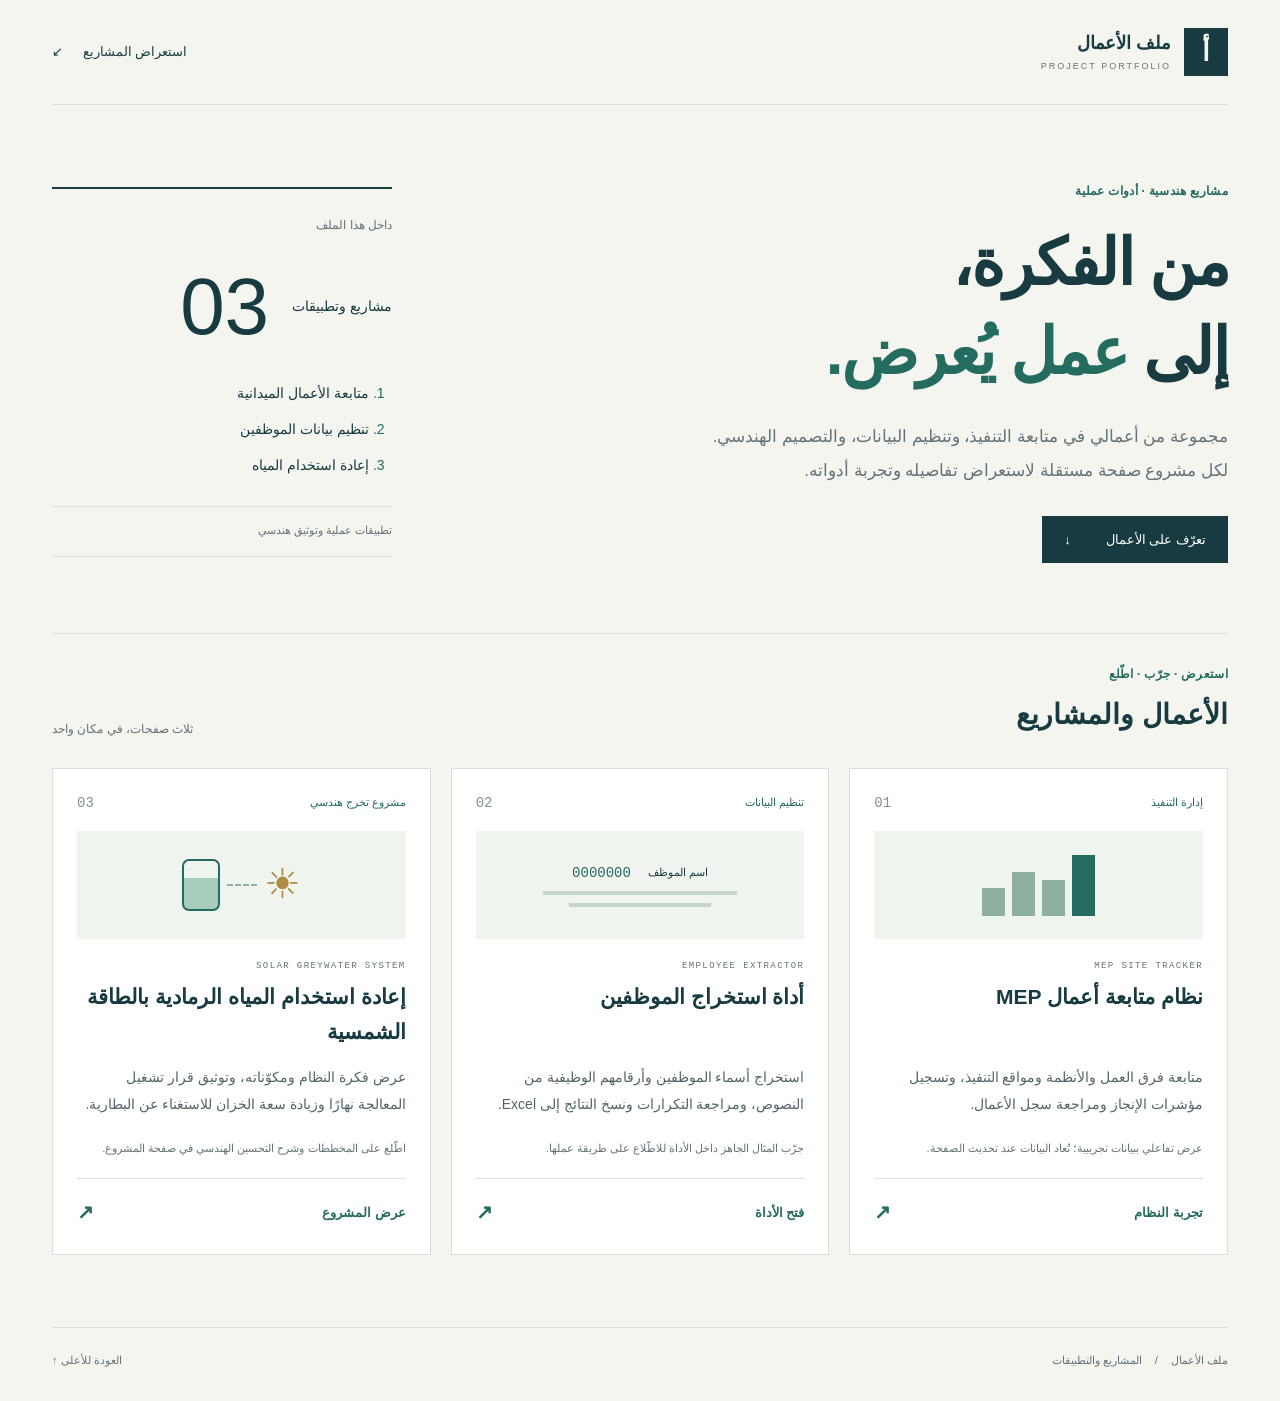
<file: index.html>
<!doctype html>
<html lang="ar" dir="rtl">
<head>
  <meta charset="utf-8">
  <meta name="viewport" content="width=device-width, initial-scale=1">
  <meta name="description" content="ملف أعمال يجمع أدوات متابعة الأعمال الميدانية واستخراج بيانات الموظفين، وتوثيق مشروع إعادة استخدام المياه الرمادية بالطاقة الشمسية.">
  <meta name="theme-color" content="#173c43">
  <title>ملف الأعمال | المشاريع والتطبيقات</title>
  <link rel="stylesheet" href="assets/portfolio.css">
</head>
<body>
  <a class="skip" href="#projects">الانتقال إلى المشاريع</a>
  <div class="page">
    <header class="topbar">
      <a class="identity" href="./" aria-label="ملف الأعمال، الصفحة الرئيسية"><span class="mark" aria-hidden="true">أ</span><span>ملف الأعمال<span class="identity-sub" lang="en" dir="ltr">PROJECT PORTFOLIO</span></span></a>
      <a class="nav-link" href="#projects">استعراض المشاريع <span aria-hidden="true">↙</span></a>
    </header>
    <main>
      <section class="intro" aria-labelledby="intro-title">
        <div class="intro-copy">
          <p class="eyebrow">مشاريع هندسية · أدوات عملية</p>
          <h1 id="intro-title">من الفكرة،<br>إلى <em>عمل يُعرض.</em></h1>
          <p class="lead">مجموعة من أعمالي في متابعة التنفيذ، وتنظيم البيانات، والتصميم الهندسي. لكل مشروع صفحة مستقلة لاستعراض تفاصيله وتجربة أدواته.</p>
          <a class="primary-link" href="#projects">تعرّف على الأعمال <span aria-hidden="true">↓</span></a>
        </div>
        <aside class="index-note" aria-label="محتويات ملف الأعمال">
          <span class="note-label">داخل هذا الملف</span>
          <strong class="project-count">03<span>مشاريع وتطبيقات</span></strong>
          <ol><li>متابعة الأعمال الميدانية</li><li>تنظيم بيانات الموظفين</li><li>إعادة استخدام المياه</li></ol>
          <span class="note-footer">تطبيقات عملية وتوثيق هندسي</span>
        </aside>
      </section>
      <section class="projects" id="projects" aria-labelledby="projects-title">
        <div class="section-heading"><div><p class="eyebrow">استعرض · جرّب · اطّلع</p><h2 id="projects-title">الأعمال والمشاريع</h2></div><span class="section-caption">ثلاث صفحات، في مكان واحد</span></div>
        <div class="project-grid">
          <article class="project">
            <div class="project-top"><span class="category">إدارة التنفيذ</span><span class="number" aria-hidden="true">01</span></div>
            <div class="project-symbol tracker-symbol" aria-hidden="true"><span></span><span></span><span></span><span></span></div>
            <p class="english" lang="en" dir="ltr">MEP SITE TRACKER</p>
            <h3><a href="projects/mep-tracker/index.html">نظام متابعة أعمال MEP</a></h3>
            <p class="description">متابعة فرق العمل والأنظمة ومواقع التنفيذ، وتسجيل مؤشرات الإنجاز ومراجعة سجل الأعمال.</p>
            <p class="detail">عرض تفاعلي ببيانات تجريبية؛ تُعاد البيانات عند تحديث الصفحة.</p>
            <a class="project-link" href="projects/mep-tracker/index.html">تجربة النظام <span aria-hidden="true">↗</span></a>
          </article>
          <article class="project">
            <div class="project-top"><span class="category">تنظيم البيانات</span><span class="number" aria-hidden="true">02</span></div>
            <div class="project-symbol data-symbol" aria-hidden="true"><span>اسم الموظف</span><b>0000000</b><i></i><i></i></div>
            <p class="english" lang="en" dir="ltr">EMPLOYEE EXTRACTOR</p>
            <h3><a href="projects/employee-extractor/index.html">أداة استخراج الموظفين</a></h3>
            <p class="description">استخراج أسماء الموظفين وأرقامهم الوظيفية من النصوص، ومراجعة التكرارات ونسخ النتائج إلى Excel.</p>
            <p class="detail">جرّب المثال الجاهز داخل الأداة للاطّلاع على طريقة عملها.</p>
            <a class="project-link" href="projects/employee-extractor/index.html">فتح الأداة <span aria-hidden="true">↗</span></a>
          </article>
          <article class="project water-project">
            <div class="project-top"><span class="category">مشروع تخرج هندسي</span><span class="number" aria-hidden="true">03</span></div>
            <div class="project-symbol water-symbol" aria-hidden="true"><span>☀</span><i></i><b></b></div>
            <p class="english" lang="en" dir="ltr">SOLAR GREYWATER SYSTEM</p>
            <h3><a href="projects/greywater/greywater-code.html">إعادة استخدام المياه الرمادية بالطاقة الشمسية</a></h3>
            <p class="description">عرض فكرة النظام ومكوّناته، وتوثيق قرار تشغيل المعالجة نهارًا وزيادة سعة الخزان للاستغناء عن البطارية.</p>
            <p class="detail">اطّلع على المخططات وشرح التحسين الهندسي في صفحة المشروع.</p>
            <a class="project-link" href="projects/greywater/greywater-code.html">عرض المشروع <span aria-hidden="true">↗</span></a>
          </article>
        </div>
      </section>
    </main>
    <footer><p>ملف الأعمال <span aria-hidden="true">/</span> المشاريع والتطبيقات</p><a href="#intro-title">العودة للأعلى ↑</a></footer>
  </div>
</body>
</html>
</file>
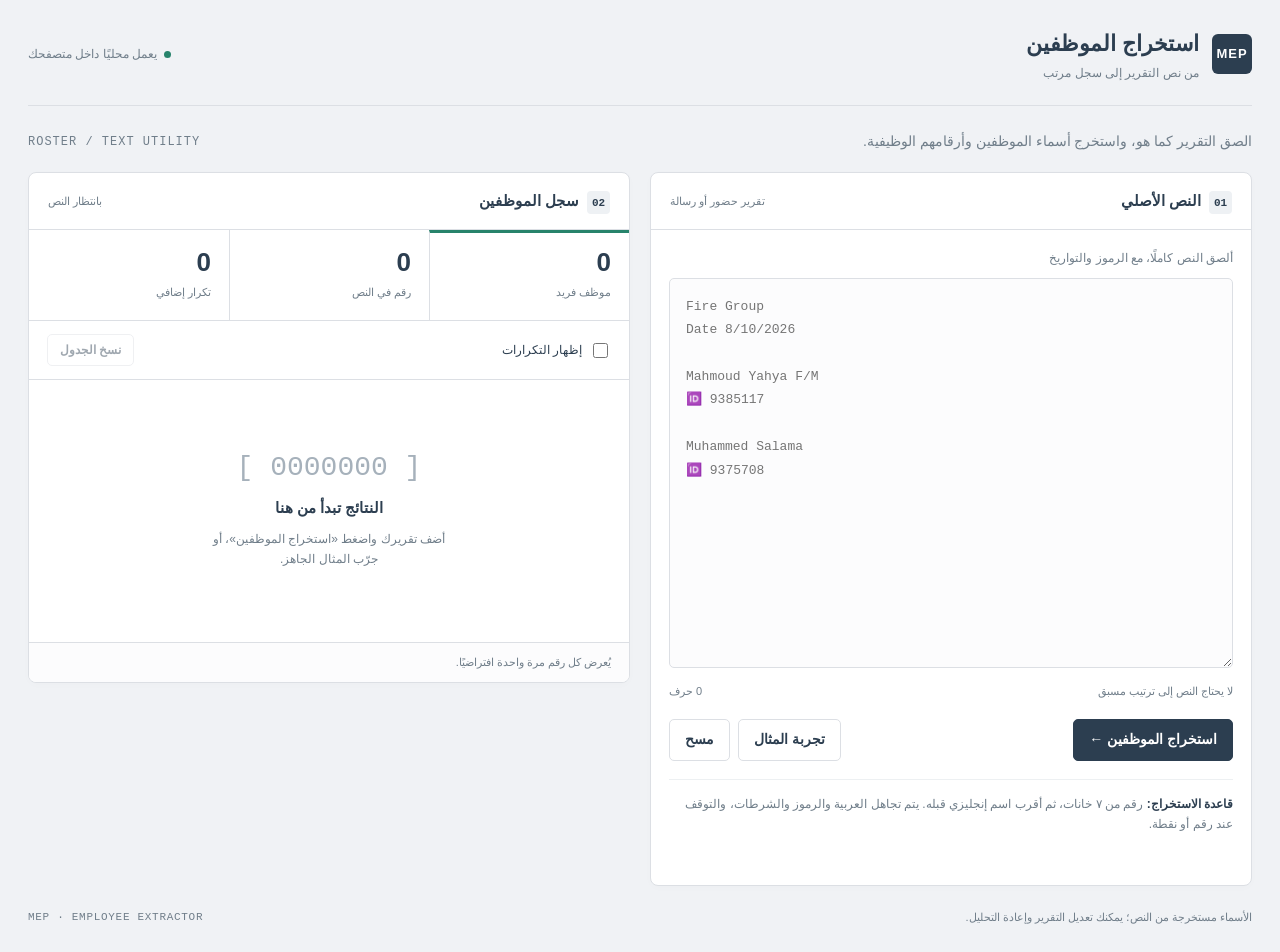
<file: projects/employee-extractor/index.html>
<!doctype html>
<html lang="ar" dir="rtl">
<head>
<meta charset="utf-8">
<meta name="viewport" content="width=device-width, initial-scale=1">
<title>استخراج الموظفين | MEP</title>
<style>
:root{--bg:#f0f2f5;--paper:#fff;--ink:#2c3e50;--muted:#707e8a;--line:#dcdfe4;--green:#27836b;--orange:#e67e22}
*{box-sizing:border-box}body{margin:0;background:var(--bg);color:var(--ink);font:14px/1.7 "Segoe UI",Tahoma,Arial,sans-serif}button,textarea,input{font:inherit}button{cursor:pointer;border:1px solid var(--line);background:white;color:var(--ink);border-radius:5px;padding:8px 15px;font-weight:600}button:hover{background:#f3f5f7}button:disabled{opacity:.45;cursor:default}button.primary{background:var(--ink);border-color:var(--ink);color:white}button.primary:hover{background:#1a252f}button:focus-visible,input:focus-visible{outline:3px solid #e67e2280;outline-offset:3px}
.shell{max-width:1400px;margin:auto;padding:25px 28px}.header{display:flex;justify-content:space-between;align-items:center;gap:20px;padding-bottom:21px;border-bottom:1px solid var(--line)}.brand{display:flex;align-items:center;gap:13px}.mark{width:40px;height:40px;background:var(--ink);color:white;display:grid;place-items:center;font-size:13px;font-weight:700;border-radius:6px;letter-spacing:1px}h1{font-size:22px;margin:0;font-weight:700}.subtitle{color:var(--muted);font-size:12px;margin:1px 0 0}.local{font-size:12px;color:var(--muted);display:flex;align-items:center;gap:7px}.dot{width:7px;height:7px;background:var(--green);border-radius:50%}
.intro{display:flex;align-items:center;justify-content:space-between;gap:20px;margin:24px 0 18px}.intro p{margin:0;color:var(--muted)}.serial{font:12px Consolas,monospace;color:var(--muted);letter-spacing:1px}.workspace{display:grid;grid-template-columns:minmax(0,1fr) minmax(0,1fr);gap:20px;align-items:start}.panel{background:var(--paper);border:1px solid var(--line);border-radius:8px;overflow:hidden;box-shadow:0 2px 8px #00000004}.panel-head{display:flex;justify-content:space-between;align-items:center;gap:14px;padding:15px 19px;border-bottom:1px solid var(--line)}h2{font-size:15px;margin:0}.step{display:inline-grid;place-items:center;width:23px;height:23px;background:#eef1f4;border-radius:4px;font-size:11px;margin-left:8px;font-family:Consolas,monospace}.tag{font-size:11px;color:var(--muted)}.input-body{padding:18px}label.field-label{display:block;font-size:12px;margin-bottom:9px;color:var(--muted)}textarea{width:100%;height:390px;resize:vertical;border:1px solid var(--line);border-radius:5px;padding:16px;direction:ltr;text-align:left;line-height:1.8;color:var(--ink);background:#fcfcfd;font-family:Consolas,"Segoe UI",monospace;font-size:13px;tab-size:2}textarea:focus{outline:none;border-color:#617e99;box-shadow:0 0 0 3px #617e9917}.input-meta{display:flex;justify-content:space-between;gap:10px;font-size:11px;color:var(--muted);margin-top:6px}.actions{display:flex;flex-wrap:wrap;gap:8px;margin-top:19px}.actions .primary{margin-left:auto}.rule{margin:18px 0 0;padding-top:14px;border-top:1px solid #edf0f2;color:var(--muted);font-size:12px}.rule strong{color:var(--ink);font-weight:600}.stats{display:grid;grid-template-columns:repeat(3,1fr);border-bottom:1px solid var(--line)}.stat{padding:16px 18px;border-left:1px solid var(--line)}.stat:last-child{border-left:0}.stat b{display:block;font:600 26px/1.3 "Segoe UI",sans-serif;font-variant-numeric:tabular-nums}.stat span{font-size:11px;color:var(--muted)}.stat:first-child{border-top:3px solid var(--green);padding-top:13px}.options{display:flex;align-items:center;justify-content:space-between;gap:12px;padding:13px 18px;border-bottom:1px solid var(--line)}.check{display:flex;align-items:center;gap:7px;font-size:12px;cursor:pointer}.check input{accent-color:var(--ink);width:15px;height:15px}.copy{font-size:12px;padding:5px 12px}.table-wrap{max-height:422px;overflow:auto}table{width:100%;border-collapse:collapse;text-align:right}th{font-size:11px;color:var(--muted);background:#f8f9fb;position:sticky;top:0;z-index:1}th,td{padding:10px 18px;border-bottom:1px solid #edf0f2}td{font-size:13px}tbody tr:hover{background:#f8fafb}.num{font-family:Consolas,monospace;white-space:nowrap;letter-spacing:.5px}.name{direction:ltr;text-align:left}.index{width:45px;color:#94a0aa;font:11px Consolas,monospace}.missing{color:#9b6b25;font-family:"Segoe UI",Tahoma,sans-serif;direction:rtl;text-align:right}.empty{padding:72px 28px;text-align:center}.empty-symbol{font:28px Consolas,monospace;color:#a6b1bb;margin-bottom:12px}.empty strong{display:block;font-size:15px}.empty p{max-width:260px;margin:8px auto 0;color:var(--muted);font-size:12px}.result-note{padding:10px 18px;font-size:11px;color:var(--muted);background:#fcfcfd;border-top:1px solid var(--line);min-height:40px}.footer{display:flex;justify-content:space-between;gap:18px;margin-top:22px;font-size:11px;color:var(--muted)}.footer span:last-child{font-family:Consolas,monospace;letter-spacing:.7px}.status{min-height:24px;font-size:12px;margin-top:8px;color:var(--green)}[hidden]{display:none!important}
@media(max-width:800px){.shell{padding:18px 14px}.workspace{grid-template-columns:1fr}.header{align-items:flex-start}.local{margin-top:10px;white-space:nowrap}.serial{display:none}.intro{margin-top:18px}h1{font-size:19px}textarea{height:300px}.footer{flex-wrap:wrap}.panel-head{padding:13px 15px}}@media(max-width:430px){.local{display:none}.stat{padding-right:12px;padding-left:10px}.actions button{padding:8px 11px}th,td{padding:10px 12px}}
</style>
</head>
<body>
<main class="shell">
<header class="header"><div class="brand"><div class="mark" aria-hidden="true">MEP</div><div><h1>استخراج الموظفين</h1><p class="subtitle">من نص التقرير إلى سجل مرتب</p></div></div><div class="local"><span class="dot"></span>يعمل محليًا داخل متصفحك</div></header>
<div class="intro"><p>الصق التقرير كما هو، واستخرج أسماء الموظفين وأرقامهم الوظيفية.</p><span class="serial" dir="ltr">ROSTER / TEXT UTILITY</span></div>
<div class="workspace">
<section class="panel" aria-labelledby="source-title"><div class="panel-head"><h2 id="source-title"><span class="step">01</span>النص الأصلي</h2><span class="tag">تقرير حضور أو رسالة</span></div><div class="input-body"><label class="field-label" for="source">ألصق النص كاملًا، مع الرموز والتواريخ</label><textarea id="source" spellcheck="false" placeholder="Fire Group&#10;Date 8/10/2026&#10;&#10;Mahmoud Yahya F/M&#10;🆔 9385117&#10;&#10;Muhammed Salama&#10;🆔 9375708"></textarea><div class="input-meta"><span>لا يحتاج النص إلى ترتيب مسبق</span><span id="char-count">0 حرف</span></div><div class="actions"><button class="primary" id="analyze">استخراج الموظفين ←</button><button id="example">تجربة المثال</button><button id="clear">مسح</button></div><p class="rule"><strong>قاعدة الاستخراج:</strong> رقم من ٧ خانات، ثم أقرب اسم إنجليزي قبله. يتم تجاهل العربية والرموز والشرطات، والتوقف عند رقم أو نقطة.</p><div class="status" id="status" role="status" aria-live="polite"></div></div></section>
<section class="panel" aria-labelledby="result-title"><div class="panel-head"><h2 id="result-title"><span class="step">02</span>سجل الموظفين</h2><span class="tag" id="result-tag">بانتظار النص</span></div><div class="stats"><div class="stat"><b id="unique-count">0</b><span>موظف فريد</span></div><div class="stat"><b id="total-count">0</b><span>رقم في النص</span></div><div class="stat"><b id="duplicate-count">0</b><span>تكرار إضافي</span></div></div><div class="options"><label class="check"><input type="checkbox" id="duplicates">إظهار التكرارات</label><button class="copy" id="copy" disabled>نسخ الجدول</button></div><div class="empty" id="empty"><div class="empty-symbol" aria-hidden="true">[ 0000000 ]</div><strong>النتائج تبدأ من هنا</strong><p>أضف تقريرك واضغط «استخراج الموظفين»، أو جرّب المثال الجاهز.</p></div><div class="table-wrap" id="table-wrap" hidden><table><thead><tr><th scope="col">#</th><th scope="col" class="name">اسم الموظف</th><th scope="col">الرقم الوظيفي</th></tr></thead><tbody id="rows"></tbody></table></div><div class="result-note" id="result-note">يُعرض كل رقم مرة واحدة افتراضيًا.</div></section>
</div><footer class="footer"><span>الأسماء مستخرجة من النص؛ يمكنك تعديل التقرير وإعادة التحليل.</span><span dir="ltr">MEP · EMPLOYEE EXTRACTOR</span></footer>
</main>
<script id="extractor-core">
function extractEmployees(text) {
  // Match original digit runs before cleaning: punctuation must never join digits.
  const records = [];
  const digits = /[0-9]+/g;
  let match;
  while ((match = digits.exec(text)) !== null) {
    if (match[0].length !== 7) continue;
    let cursor = match.index - 1;
    let candidate = '';
    while (cursor >= 0) {
      const char = text[cursor--];
      if (/[0-9.\u2026]/.test(char)) break;
      // Once a name line is collected, do not absorb report headings above it.
      if (char === '\n' || char === '\r') {
        if (/[A-Za-z]/.test(candidate.replace(/\bF\s*\/\s*M\b/gi, ''))) break;
        candidate = '';
      } else {
        candidate = char + candidate;
      }
    }
    const name = candidate.replace(/\bF\s*\/\s*M\b/gi, ' ')
      .replace(/[^A-Za-z\s]/g, ' ').replace(/\s+/g, ' ').trim();
    records.push({ name, id: match[0] });
  }
  return records;
}
function uniqueEmployees(records) {
  const byId = new Map();
  for (const record of records) {
    if (!byId.has(record.id)) byId.set(record.id, record);
    else if (!byId.get(record.id).name && record.name) byId.set(record.id, record);
  }
  return [...byId.values()];
}
</script>
<script>
const $ = id => document.getElementById(id);
const exampleRoster = ` Mahmoud Yahya F/M
🆔 9385117
 Muhammed Salama
🆔 9375708
Islam Rajab
🆔9375616
Hafeez Muhammad
🆔4048627
 Mahmoud Muhammad Ali
🆔 9375615
 Ahmed Muhammadi
🆔 9375507
Ishtiaq Ansari
🆔 9375137
 Afaq Aziz
🆔 9379293
 Siraj Ansari
🆔 9376322
 Saddam Hussain
🆔 9376160
Tahir Hussain
🆔 9376323
 Salah Uddin
🆔 9375143
 Noor Uddin
🆔 9375741
Muhammad Tayyab
🆔 9373352
Shamshair Alam
🆔1045437
Said ur Rahman
🆔9374584
 Nayeem Hussain
🆔 8111209
Muhammad Shanto
🆔 8111214
 Ismail Khan
🆔 8085446
 Mehdi Hassan
🆔 8113847
 Muhammad Alam
🆔 8107379
Ahmed Muhammed Mustafa
🆔 8107337
Muhammed Khalf
🆔 8107336
 Muhammed Saleh
🆔 8107354
Hadis ur Rehman
🆔 8084288`;
const sample = `Fire Group
Overtime 6:00Pm
Foreman Mahmoud Yahya
Date 8/10/2026
${exampleRoster}
 Muhammed Hamdi
🆔 81071…
Fire Group Attendanc
Foreman Mahmoud Yahya
Overtime Friday
Date 9/10/2026
${exampleRoster}`;
let records = [];
let analyzed = false;
let dirty = false;
function visibleRecords() { return $('duplicates').checked ? records : uniqueEmployees(records); }
function countChars() { $('char-count').textContent = `${$('source').value.length.toLocaleString('ar-SA')} حرف`; }
function render() {
  const unique = uniqueEmployees(records);
  $('unique-count').textContent = unique.length;
  $('total-count').textContent = records.length;
  $('duplicate-count').textContent = records.length - unique.length;
  const visible = visibleRecords();
  $('rows').replaceChildren();
  visible.forEach((record, index) => {
    const row = document.createElement('tr');
    [String(index + 1), record.name || 'اسم غير متوفر', record.id].forEach((value, column) => {
      const cell = document.createElement('td');
      cell.className = column === 0 ? 'index' : column === 1 ? (record.name ? 'name' : 'missing') : 'num';
      if (column !== 0) cell.dir = column === 1 && !record.name ? 'rtl' : 'ltr';
      cell.textContent = value;
      row.append(cell);
    });
    $('rows').append(row);
  });
  $('empty').hidden = visible.length > 0;
  $('table-wrap').hidden = !visible.length;
  $('copy').disabled = !visible.length || dirty;
  $('result-tag').textContent = dirty ? 'النص تغير · أعد الاستخراج' : analyzed ? `${visible.length} صف` : 'بانتظار النص';
  $('result-note').textContent = dirty ? 'النتائج تخص النص السابق. اضغط استخراج الموظفين لتحديثها.' : records.length ? `يُعرض ${visible.length} صف · ${$('duplicates').checked ? 'يشمل جميع التكرارات' : 'دون تكرار الرقم الوظيفي'}${records.some(r => !r.name) ? ' · بعض الأرقام لم يسبقها اسم إنجليزي.' : ''}` : 'يُعرض كل رقم مرة واحدة افتراضيًا.';
  if (analyzed && !records.length) {
    $('empty').querySelector('strong').textContent = 'لم نعثر على أرقام وظيفية';
    $('empty').querySelector('p').textContent = 'تأكد من وجود أرقام من ٧ خانات متتالية بالضبط، ثم أعد الاستخراج.';
  } else {
    $('empty').querySelector('strong').textContent = 'النتائج تبدأ من هنا';
    $('empty').querySelector('p').textContent = 'أضف تقريرك واضغط «استخراج الموظفين»، أو جرّب المثال الجاهز.';
  }
}
function analyze() {
  records = extractEmployees($('source').value);
  analyzed = true; dirty = false; render();
  $('status').textContent = records.length ? `تم استخراج ${uniqueEmployees(records).length} موظف فريد.` : 'اكتمل التحليل؛ لا توجد أرقام مطابقة.';
}
$('analyze').addEventListener('click', analyze);
$('example').addEventListener('click', () => { $('source').value = sample; countChars(); analyze(); });
$('source').addEventListener('input', () => { countChars(); dirty = analyzed; $('status').textContent = ''; render(); });
$('duplicates').addEventListener('change', render);
$('clear').addEventListener('click', () => { $('source').value = ''; records = []; analyzed = false; dirty = false; countChars(); render(); $('status').textContent = 'تم مسح النص والنتائج.'; $('source').focus(); });
$('copy').addEventListener('click', async () => {
  const text = ['اسم الموظف\tالرقم الوظيفي', ...visibleRecords().map(r => `${r.name}\t${r.id}`)].join('\n');
  try {
    if (!navigator.clipboard || !window.isSecureContext) throw new Error('fallback');
    await navigator.clipboard.writeText(text);
    $('status').textContent = 'تم نسخ الجدول. يمكنك لصقه مباشرة في Excel.';
  } catch {
    const helper = document.createElement('textarea');
    helper.value = text; helper.style.position = 'fixed'; helper.style.opacity = '0';
    document.body.append(helper); helper.select();
    let copied = false;
    try { copied = document.execCommand('copy'); } catch {}
    helper.remove();
    $('status').textContent = copied ? 'تم نسخ الجدول. يمكنك لصقه مباشرة في Excel.' : 'تعذر النسخ التلقائي. حدد خلايا الجدول وانسخها يدويًا.';
  }
});
</script>
</body>
</html>
</file>
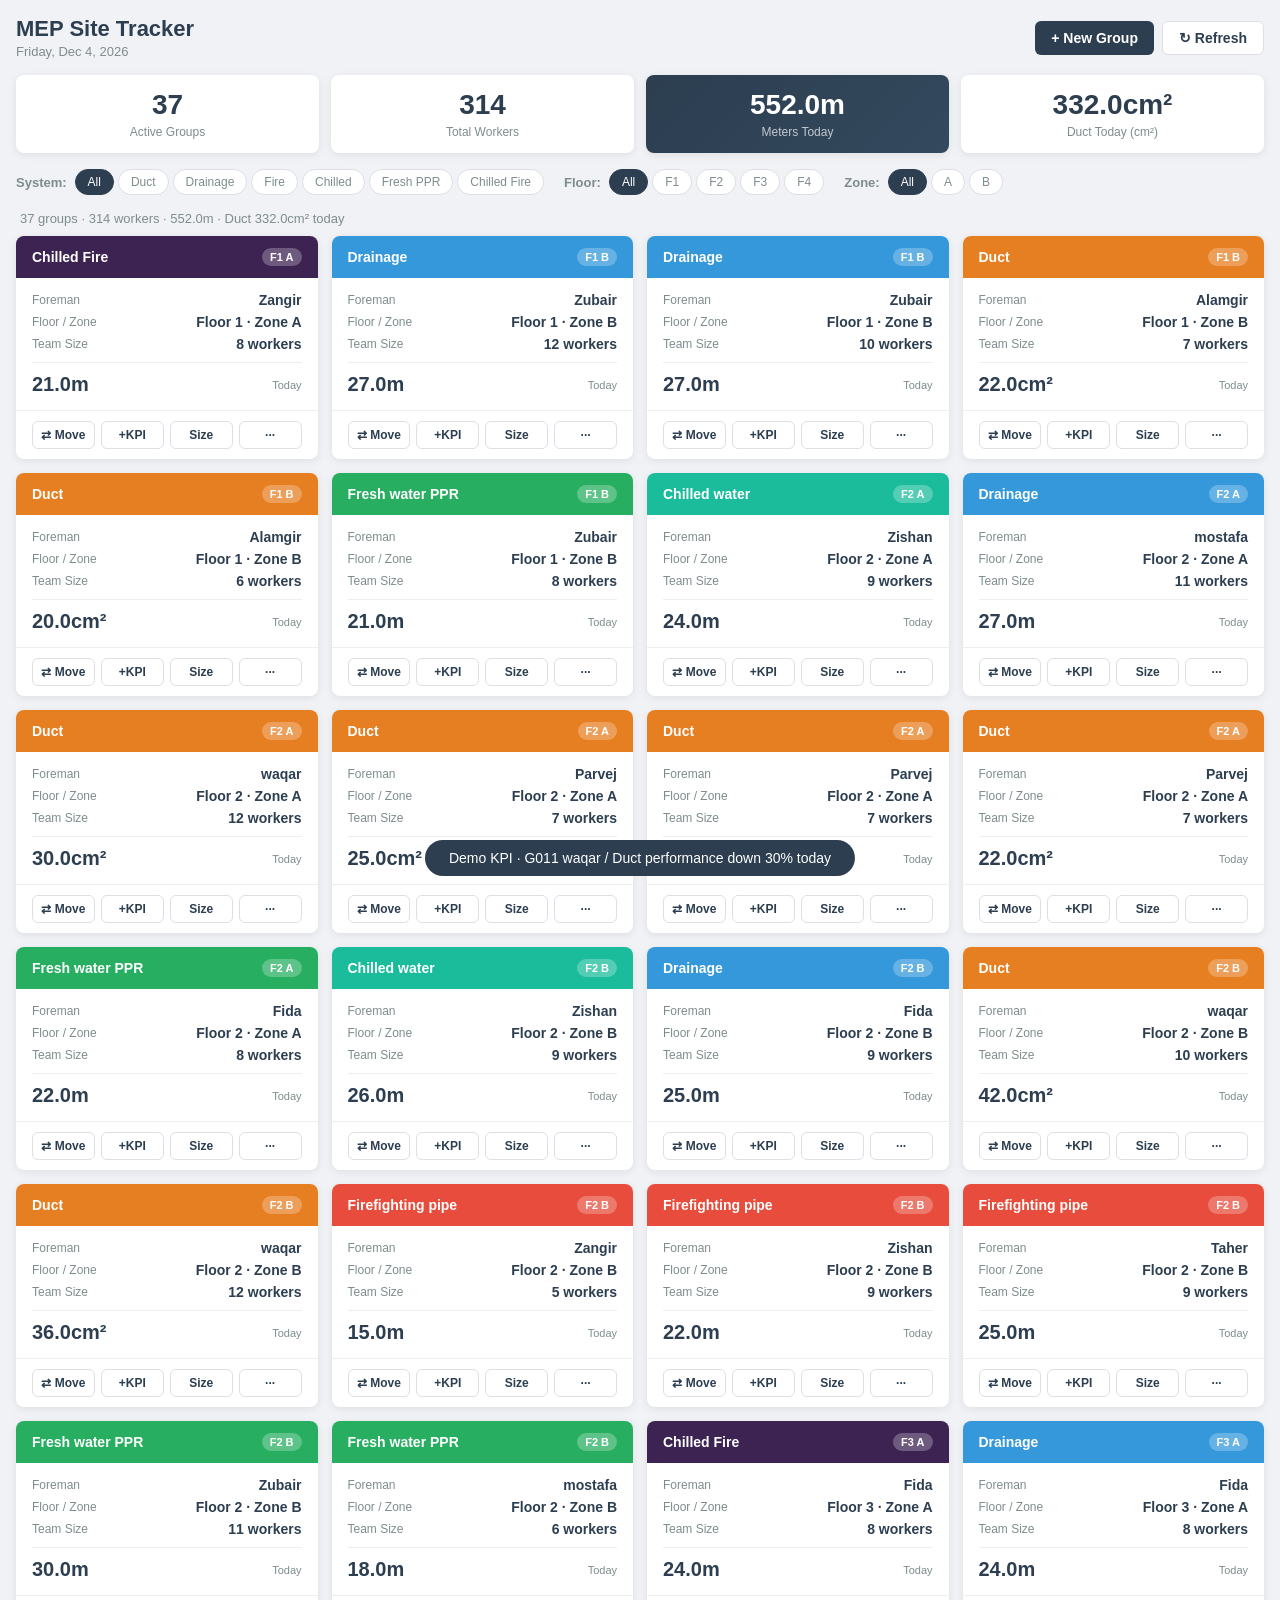
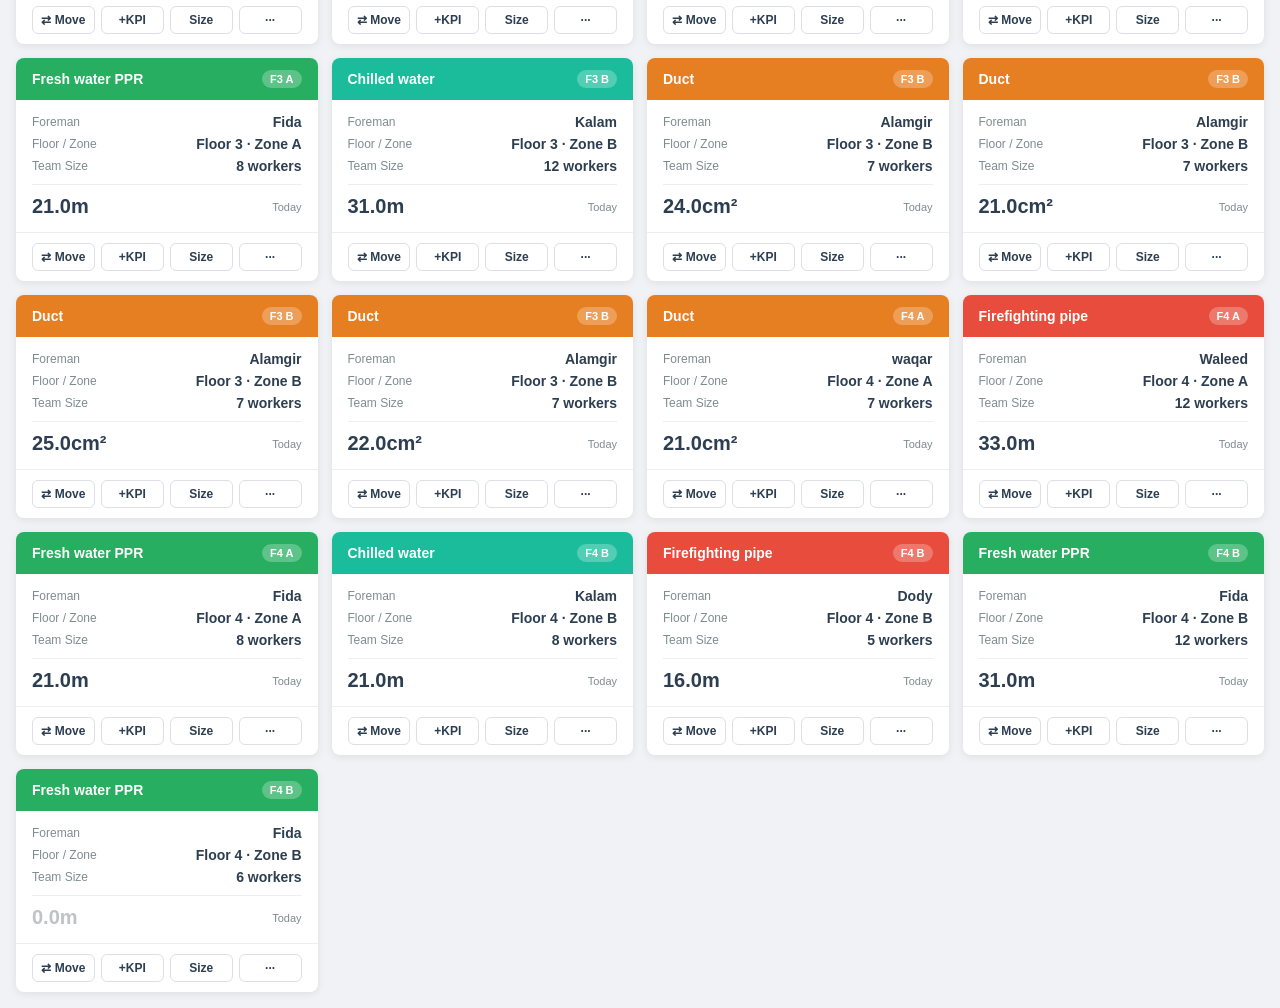
<file: projects/mep-tracker/index.html>
<!DOCTYPE html>
<html>
<head>
<base target="_top">
<meta charset="utf-8"><meta name="viewport" content="width=device-width, initial-scale=1"><title>MEP Site Tracker</title><link rel="stylesheet" href="Styles.css">
</head>
<body>

<!-- ======= HEADER ======= -->
<div class="header">
  <div class="header-left">
    <h1>MEP Site Tracker</h1>
    <span class="header-date" id="headerDate"></span>
  </div>
  <div class="header-actions">
    <button class="btn btn-primary" onclick="openNewGroupModal()">+ New Group</button>
    <button class="btn btn-outline" onclick="refreshAll()">↻ Refresh</button>
  </div>
</div>

<!-- ======= SUMMARY BAR ======= -->
<div class="summary-bar" id="summaryBar">
  <div class="summary-item"><div class="summary-val" id="sumGroups">-</div><div class="summary-label">Active Groups</div></div>
  <div class="summary-item"><div class="summary-val" id="sumWorkers">-</div><div class="summary-label">Total Workers</div></div>
  <div class="summary-item highlight"><div class="summary-val" id="sumToday">-</div><div class="summary-label">Meters Today</div></div>
  <div class="summary-item"><div class="summary-val" id="sumDuctToday">-</div><div class="summary-label">Duct Today (cm²)</div></div>
</div>

<!-- ======= FILTERS ======= -->
<div class="filters">
  <div class="filter-group">
    <span class="filter-label">System:</span>
    <button class="filter-btn active" data-filter="system" data-val="all">All</button>
    <button class="filter-btn" data-filter="system" data-val="Duct">Duct</button>
    <button class="filter-btn" data-filter="system" data-val="Drainage">Drainage</button>
    <button class="filter-btn" data-filter="system" data-val="Firefighting pipe">Fire</button>
    <button class="filter-btn" data-filter="system" data-val="Chilled water">Chilled</button>
    <button class="filter-btn" data-filter="system" data-val="Fresh water PPR">Fresh PPR</button>
    <button class="filter-btn" data-filter="system" data-val="Chilled Fire">Chilled Fire</button>
  </div>
  <div class="filter-group">
    <span class="filter-label">Floor:</span>
    <button class="filter-btn active" data-filter="floor" data-val="all">All</button>
    <button class="filter-btn" data-filter="floor" data-val="1">F1</button>
    <button class="filter-btn" data-filter="floor" data-val="2">F2</button>
    <button class="filter-btn" data-filter="floor" data-val="3">F3</button>
    <button class="filter-btn" data-filter="floor" data-val="4">F4</button>
  </div>
  <div class="filter-group">
    <span class="filter-label">Zone:</span>
    <button class="filter-btn active" data-filter="zone" data-val="all">All</button>
    <button class="filter-btn" data-filter="zone" data-val="A">A</button>
    <button class="filter-btn" data-filter="zone" data-val="B">B</button>
  </div>
</div>

<!-- ======= CARD GRID ======= -->
<div class="stats-row" id="filteredStats"></div>
<div class="card-grid" id="cardGrid">
  <div class="loading">Loading...</div>
</div>

<!-- ============================================================ -->
<!-- MODALS -->
<!-- ============================================================ -->

<!-- New Group Modal -->
<div class="modal-overlay" id="modalNewGroup">
  <div class="modal">
    <div class="modal-header">
      <h2>New Group</h2>
      <button class="modal-close" onclick="closeModal('modalNewGroup')">&times;</button>
    </div>
    <div class="modal-body">
      <div class="form-group">
        <label>Foreman</label>
        <div class="foreman-row">
          <select id="newForeman" style="flex:1">
            <option value="">-- Select --</option>
          </select>
          <button type="button" class="btn btn-outline btn-sm" onclick="addNewForeman()" style="padding:8px 10px;flex:0">+</button>
        </div>
      </div>
      <div class="form-group">
        <label>System Type</label>
        <select id="newSystem">
          <option value="">-- Select --</option>
          <option value="Duct">Duct</option>
          <option value="Drainage">Drainage</option>
          <option value="Firefighting pipe">Firefighting pipe</option>
          <option value="Chilled water">Chilled water</option>
          <option value="Chilled & Fire">Chilled Fire</option>
          <option value="Fresh water PPR">Fresh water PPR</option>
        </select>
      </div>
      <div class="form-group form-row">
        <div>
          <label>Floor</label>
          <select id="newFloor">
            <option value="">--</option>
            <option value="1">Floor 1</option>
            <option value="2">Floor 2</option>
            <option value="3">Floor 3</option>
            <option value="4">Floor 4</option>
          </select>
        </div>
        <div>
          <label>Zone</label>
          <select id="newZone">
            <option value="">--</option>
            <option value="A">Zone A</option>
            <option value="B">Zone B</option>
          </select>
        </div>
      </div>
      <div class="form-group">
        <label>Team Size (1–30)</label>
        <input type="number" id="newTeamSize" min="1" max="30" placeholder="e.g. 6">
      </div>
      <button class="btn btn-primary btn-full" onclick="submitNewGroup()">Create Group</button>
      <div class="modal-error" id="newGroupError"></div>
    </div>
  </div>
</div>

<!-- Move Group Modal -->
<div class="modal-overlay" id="modalMove">
  <div class="modal">
    <div class="modal-header">
      <h2>Move Group</h2>
      <button class="modal-close" onclick="closeModal('modalMove')">&times;</button>
    </div>
    <div class="modal-body">
      <div class="move-info" id="moveGroupInfo"></div>
      <div class="form-group form-row">
        <div>
          <label>New Floor</label>
          <select id="moveFloor">
            <option value="1">Floor 1</option>
            <option value="2">Floor 2</option>
            <option value="3">Floor 3</option>
            <option value="4">Floor 4</option>
          </select>
        </div>
        <div>
          <label>New Zone</label>
          <select id="moveZone">
            <option value="A">Zone A</option>
            <option value="B">Zone B</option>
          </select>
        </div>
      </div>
      <button class="btn btn-primary btn-full" onclick="submitMove()">Confirm Move</button>
    </div>
  </div>
</div>

<!-- KPI Entry Modal -->
<div class="modal-overlay" id="modalKPI">
  <div class="modal">
    <div class="modal-header">
      <h2>Add KPI</h2>
      <button class="modal-close" onclick="closeModal('modalKPI')">&times;</button>
    </div>
    <div class="modal-body">
      <div class="kpi-info" id="kpiGroupInfo"></div>
      <div class="form-group">
        <label>Date</label>
        <input type="date" id="kpiDate">
      </div>
      <div class="form-group">
        <label id="kpiQuantityLabel">Meters Installed (m)</label>
        <input type="number" id="kpiMeters" placeholder="Meters of pipe installed" step="0.5" min="0">
      </div>
      <div class="form-group">
        <label>Notes (optional)</label>
        <input type="text" id="kpiNotes" placeholder="Any remarks...">
      </div>
      <button class="btn btn-primary btn-full" onclick="submitKPI()">Save KPI</button>
      <div class="modal-error" id="kpiError"></div>
    </div>
  </div>
</div>

<!-- Details Modal -->
<div class="modal-overlay" id="modalDetails">
  <div class="modal modal-wide">
    <div class="modal-header">
      <h2 id="detailsTitle">Group Details</h2>
      <button class="modal-close" onclick="closeModal('modalDetails')">&times;</button>
    </div>
    <div class="modal-body">
      <div class="details-summary" id="detailsSummary"></div>

      <h3>KPI History</h3>
      <div class="details-chart" id="kpiChart"></div>
      <table class="kpi-table">
        <thead><tr><th>Date</th><th id="kpiHistoryQuantity">Meters (m)</th><th>Floor</th><th>Zone</th><th>Notes</th><th></th></tr></thead>
        <tbody id="kpiTableBody"></tbody>
      </table>

      <h3>Activity Log</h3>
      <table class="log-table">
        <thead><tr><th>Time</th><th>Action</th><th>Details</th></tr></thead>
        <tbody id="logTableBody"></tbody>
      </table>

      <div class="details-actions">
        <button class="btn btn-danger" id="btnDeleteGroup" onclick="confirmDeleteGroup()">Delete Group</button>
        <button class="btn btn-outline" onclick="closeModal('modalDetails')">Close</button>
      </div>
    </div>
  </div>
</div>

<!-- ============================================================ -->
<!-- Delete confirmation (simple) -->
<!-- ============================================================ -->
<div class="modal-overlay" id="modalConfirm">
  <div class="modal modal-sm">
    <div class="modal-header">
      <h2>Confirm Delete</h2>
      <button class="modal-close" onclick="closeModal('modalConfirm')">&times;</button>
    </div>
    <div class="modal-body">
      <p id="confirmMessage"></p>
      <div class="form-row">
        <button class="btn btn-danger" id="btnConfirmYes" onclick="">Yes, Delete</button>
        <button class="btn btn-outline" onclick="closeModal('modalConfirm')">Cancel</button>
      </div>
    </div>
  </div>
</div>

<script src="demo.js"></script><script src="JavaScript.js"></script>
</body>
</html>
</file>
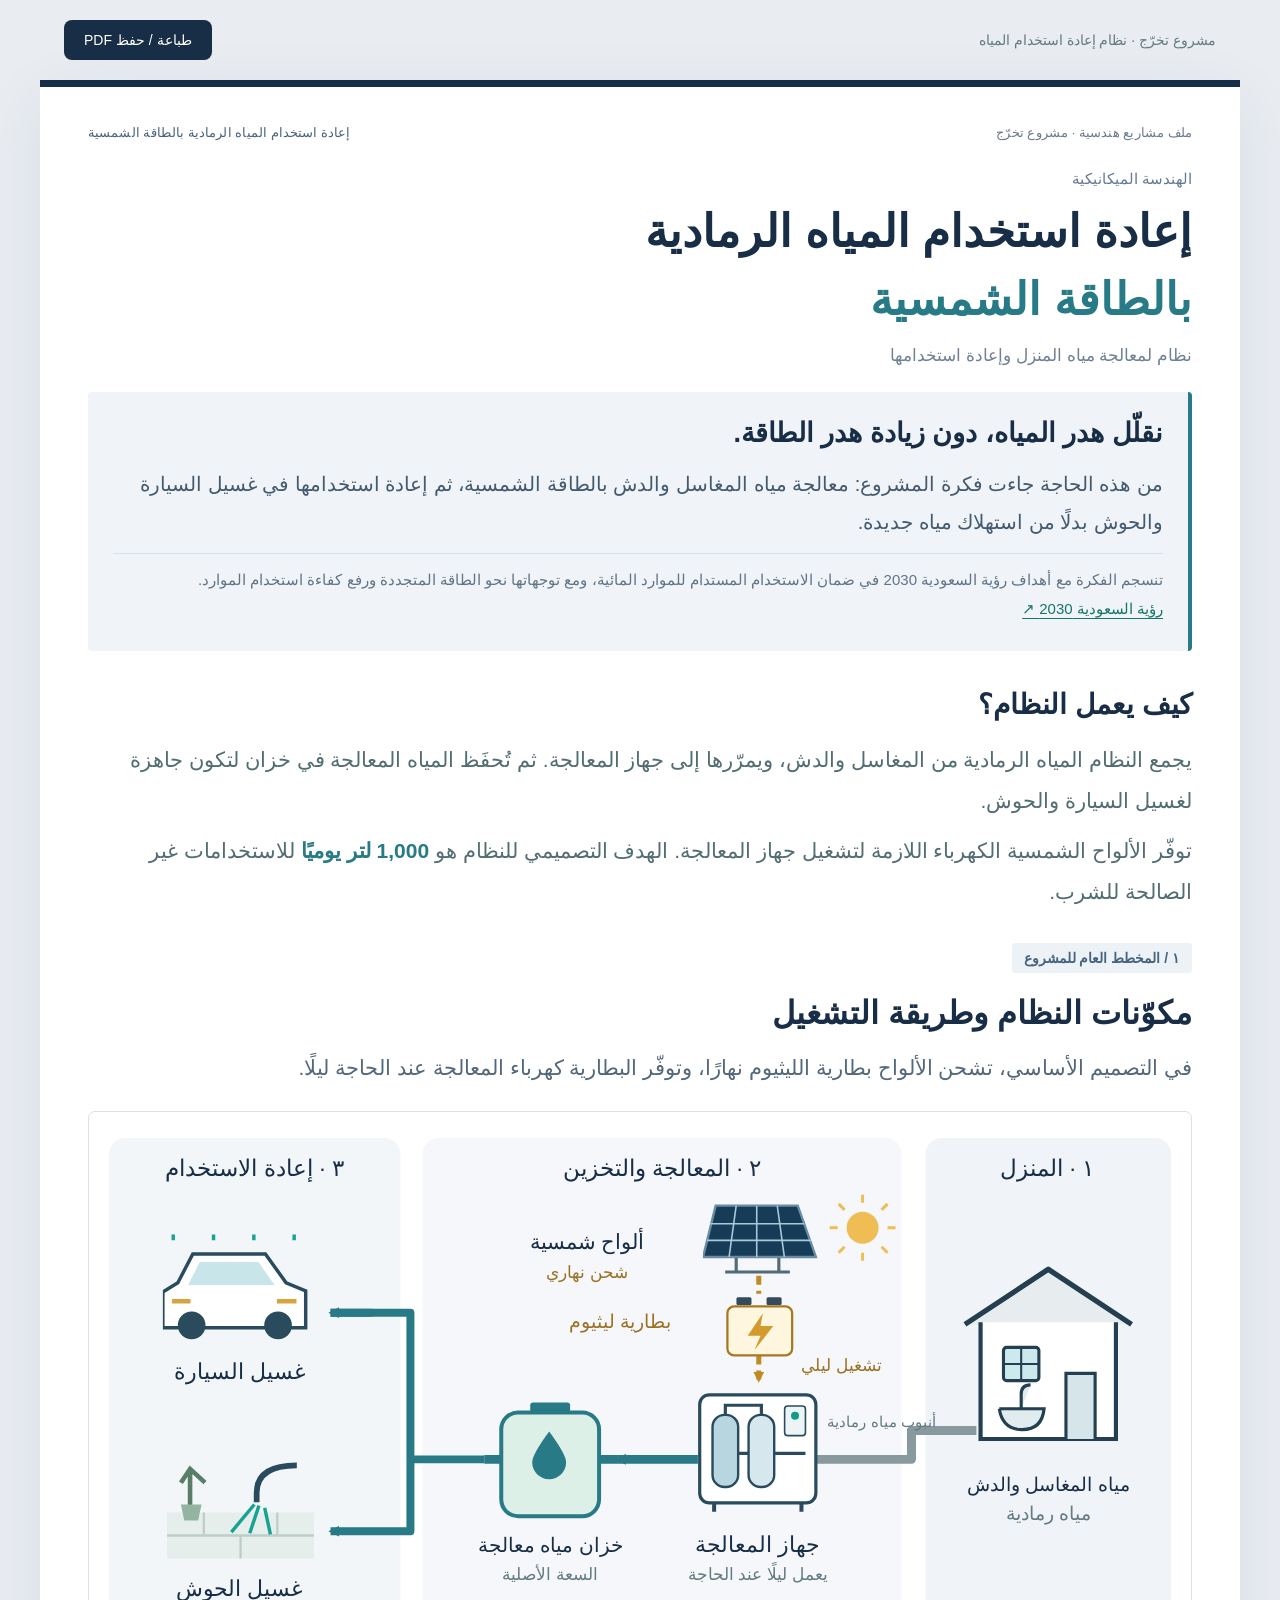
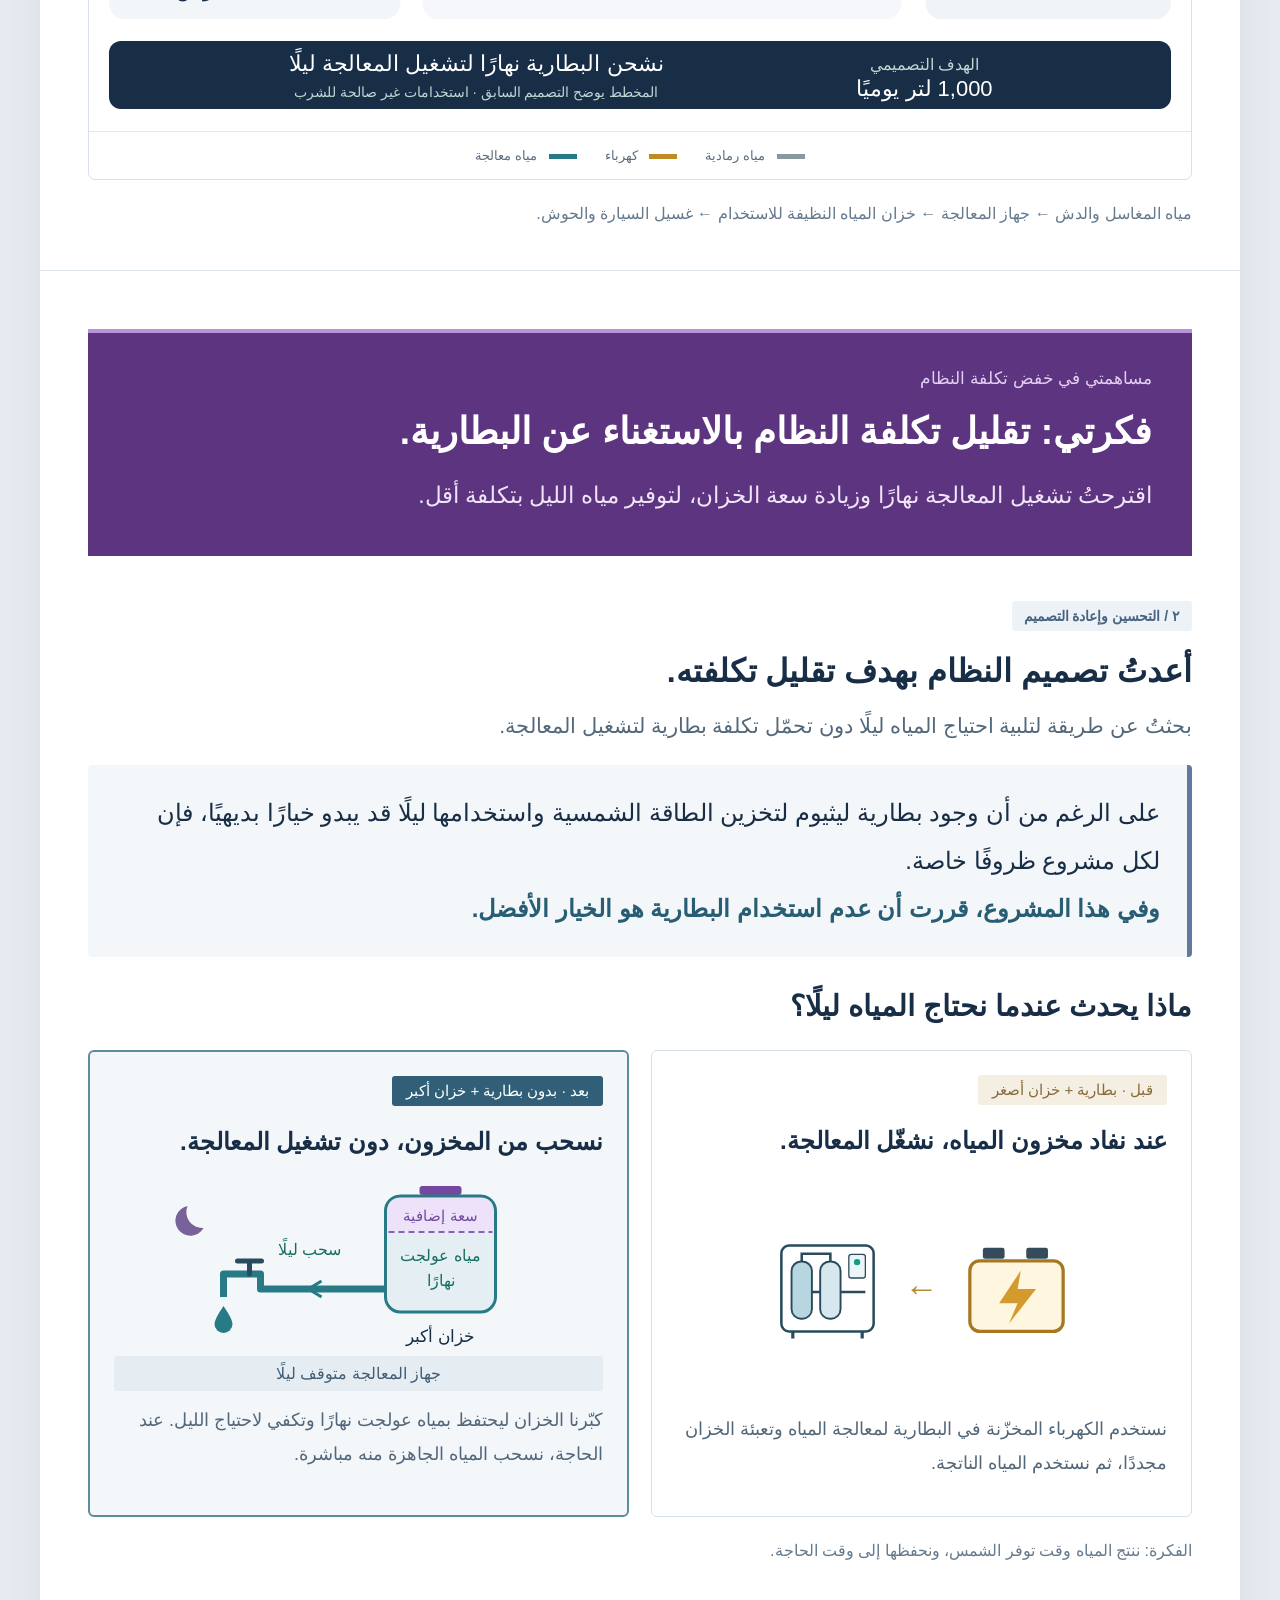
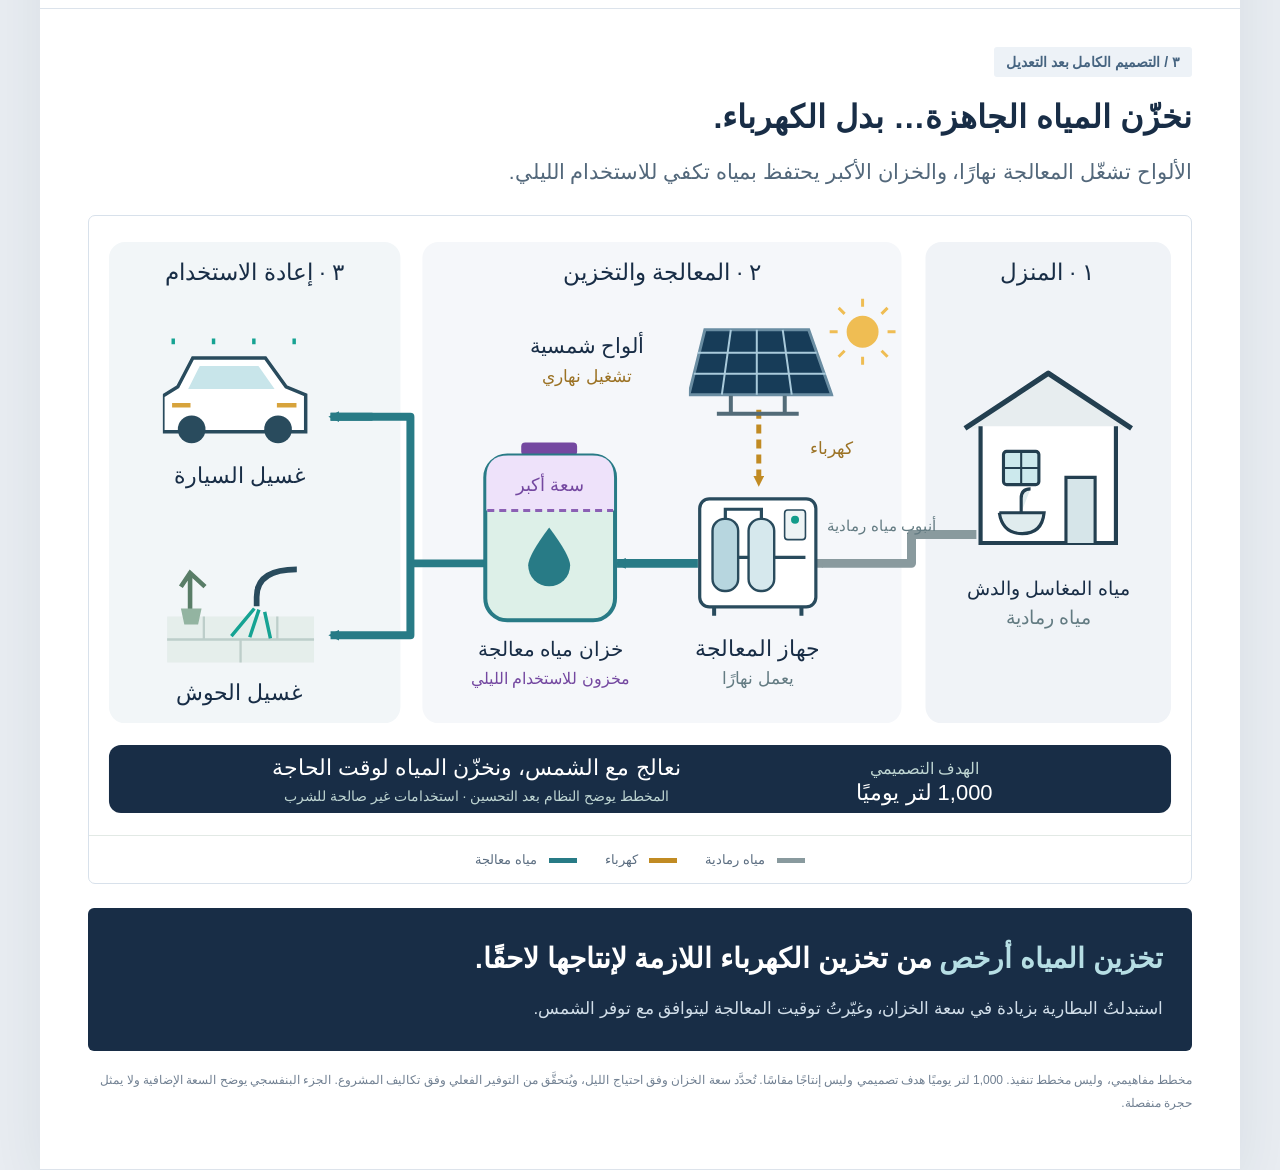
<file: projects/greywater/greywater-code.html>
<!doctype html><html lang="ar" dir="rtl"><head><meta charset="utf-8"><meta name="viewport" content="width=device-width,initial-scale=1"><title>مشروع إعادة استخدام المياه الرمادية بالطاقة الشمسية</title><style>
*{box-sizing:border-box}body{margin:0;background:#e9edf2;color:#182d46;font-family:Tahoma,'Segoe UI',sans-serif}.tools{max-width:1200px;margin:20px auto;display:flex;justify-content:space-between;align-items:center;padding:0 24px;font-size:14px;color:#627b7e}button{font:inherit;background:#182d46;color:white;border:0;padding:12px 20px;border-radius:8px;cursor:pointer}.poster{width:1200px;margin:auto;background:#ffffff;box-shadow:0 18px 60px #182d4614}.story-page{padding:36px 48px 40px;border-bottom:1px solid #d5e0da}.eyebrow{display:flex;justify-content:space-between;gap:16px;font-size:15px;color:#658087;margin-bottom:22px}.eyebrow b{color:#128475;font-weight:normal}.section-number{font-size:15px;color:#287b86}.story-page h1{font-size:45px;line-height:1.5;margin:8px 0}.story-page h2{font-size:35px;line-height:1.6;margin:8px 0}.intro{font-size:23px;line-height:1.8;color:#526e73;margin:0 0 20px}.overview{border:1px solid #d6e1de;border-radius:20px;background:#fff;overflow:hidden;margin-top:24px}.overview>svg{width:100%;height:auto;display:block}.overview-key{display:flex;justify-content:center;gap:28px;padding:16px;border-top:1px solid #e2e9e5;font-size:15px;color:#536e73}.overview-key i{display:inline-block;width:28px;height:5px;vertical-align:middle;margin-left:8px}.caption{font-size:17px;line-height:1.8;color:#657c80;margin:20px 0 0}.rationale{font-size:26px;line-height:2;background:#fff;border-right:5px solid #287b86;padding:22px 28px;border-radius:12px;margin:20px 0 26px}.rationale strong{color:#0d8373}.night-title{font-size:29px!important;margin-top:24px!important}.night-grid{display:grid;grid-template-columns:1fr 1fr;gap:22px;margin:20px 0}.night-card{border:1px solid #d8e2dc;background:white;border-radius:16px;padding:24px}.night-card.after{border:2px solid #248e7d;background:#f3f7fa}.badge{display:inline-block;border-radius:6px;background:#f5ead5;color:#926b25;padding:6px 14px;font-size:17px}.after .badge{background:#158572;color:white}.night-card h3{font-size:26px;margin:17px 0;line-height:1.6}.night-card p{font-size:19px;line-height:1.9;margin:12px 0;color:#526e73}.night-art{height:125px;display:flex;align-items:center;justify-content:center;gap:20px;direction:rtl}.night-art svg{height:105px;width:115px}.night-art .arrow{font-size:34px;color:#b58935}.night-art .storage{border:3px solid #287b86;background:#e5eff3;border-radius:15px;width:110px;height:115px;display:flex;align-items:center;justify-content:center;color:#287b86;font-size:42px;border-top:28px solid #9f80c2}.night-art .drop{color:#287b86;font-size:28px}.decision-strip{display:flex;justify-content:center;gap:18px;padding:20px;background:#e6f1e9;border-radius:12px;font-size:21px;color:#177666}.takeaway{margin-top:24px;background:#182d46;border-radius:16px;padding:23px 28px;color:white}.takeaway h2{font-size:30px;line-height:1.8;margin:0}.takeaway em{font-style:normal;color:#b6dee4}.takeaway p{font-size:18px;line-height:1.8;color:#d3e4df;margin:10px 0 0}.footer{font-size:12px;line-height:1.9;color:#70858a;margin-top:18px}
@media(max-width:1230px){.poster{width:100%}.story-page{padding:28px}.tools{margin:16px auto}}@media(max-width:700px){.story-page{padding:24px 16px}.eyebrow{font-size:11px;line-height:1.8}.story-page h1{font-size:29px}.story-page h2{font-size:27px}.intro{font-size:18px}.overview{overflow:auto}.overview>svg{min-width:760px}.overview-key{min-width:760px;font-size:13px}.rationale{font-size:20px;padding:18px}.night-grid{grid-template-columns:1fr}.night-card{padding:20px}.night-card h3{font-size:23px}.night-card p{font-size:18px}.decision-strip{flex-wrap:wrap;font-size:17px;gap:10px}.takeaway h2{font-size:23px}.tools{font-size:11px}.tools button{font-size:12px}.caption{font-size:15px}}
@page{size:1200px 1400px;margin:0}@media print{body{background:white}.tools{display:none}.poster{width:1200px;box-shadow:none}.story-page{width:1200px;height:1400px;padding:36px 48px;break-after:page;border:0}.story-page:last-child{break-after:auto}*{print-color-adjust:exact;-webkit-print-color-adjust:exact}}
.project-intro{margin:0 0 28px;padding:22px 26px;background:#f0f4f8;border-radius:14px;border-right:5px solid #287b86}.project-intro h2{font-size:30px;margin:0 0 10px}.project-intro p{font-size:21px;line-height:1.9;margin:8px 0;color:#355f62}.project-intro .vision-note{font-size:17px;color:#57736e;border-top:1px solid #cadcd0;padding-top:12px;margin-top:12px}.vision-note a{color:#147767;text-underline-offset:4px;white-space:nowrap}.night-storage{margin:4px 0 10px}.night-storage>svg{display:block;width:100%;height:178px;font-family:Tahoma,'Segoe UI',sans-serif}.off-state{text-align:center;padding:8px 12px;border-radius:7px;background:#e4eee9;color:#47675f;font-size:17px}.night-card:not(.after) .night-art{height:223px}@media(max-width:700px){.project-intro{padding:18px}.project-intro h2{font-size:24px}.project-intro p{font-size:18px}.project-intro .vision-note{font-size:15px}.night-card:not(.after) .night-art{height:140px}.night-storage>svg{height:auto}}
.improvement-break{margin:20px 0 45px;padding:35px 40px 38px;background:#5d347f;color:#fff;border-top:4px solid #ba91db}.improvement-break>span{font-size:17px;color:#e4cff4}.improvement-break h2{font-size:37px;line-height:1.65;margin:12px 0!important;color:#fff}.improvement-break p{font-size:23px;line-height:1.9;margin:7px 0 0;color:#efe4f8}@media screen and (max-width:700px){.improvement-break{margin:12px 0 32px;padding:25px 20px}.improvement-break h2{font-size:28px}.improvement-break p{font-size:19px}.improvement-break>span{font-size:15px}}
.system-explanation{margin:0 0 30px}.system-explanation h2{font-size:28px;margin:0 0 12px}.system-explanation p{font-size:21px;line-height:1.95;margin:9px 0;color:#526e73}.system-explanation strong{color:#287b86}@media screen and (max-width:700px){.system-explanation h2{font-size:24px}.system-explanation p{font-size:18px}}

body{color:#182d46}.poster{border-top:7px solid #182d46}.story-page{padding:38px 48px 42px;border-bottom:1px solid #dce3eb}.eyebrow{font-size:13px;letter-spacing:.1px;color:#6c798a}.eyebrow b{color:#47627d}.portfolio-heading{margin:30px 0 26px}.portfolio-heading>span{font-size:15px;color:#647992}.portfolio-heading h1{font-size:45px;line-height:1.5;margin:10px 0}.portfolio-heading h1 em{color:#287b86;font-style:normal}.portfolio-heading p{font-size:17px;color:#708096;margin:12px 0}.project-intro{border-radius:4px;border-right:4px solid #287b86;background:#f0f4f8;padding:20px 25px;margin-bottom:32px}.project-intro h2{font-size:27px}.project-intro p{font-size:20px;color:#435a6f}.project-intro .vision-note{color:#607387;border-color:#d6e0e9;font-size:15px}.section-number{color:#466480;font-size:14px;font-weight:bold;display:inline-block;padding:7px 12px;background:#edf2f7;border-radius:3px}.story-page>h1{font-size:35px;margin:15px 0 10px}.story-page>h2{font-size:32px;margin:15px 0 10px}.intro{font-size:21px;color:#53687b}.overview{border-radius:7px;border-color:#d8e1eb}.overview-key{font-size:13px;color:#5b6d80}.rationale{font-size:24px;border-radius:4px;background:#f4f7fa;border-color:#617a9d;padding:24px 27px}.rationale strong{color:#285e74}.night-card{border-radius:6px;border-color:#d7e0e9;padding:24px}.night-card.after{border-color:#5b8d9c;background:#f3f7fa}.night-card h3{font-size:24px}.night-card p{font-size:18px;color:#52677a}.badge{font-size:15px;border-radius:3px;background:#f4eee3;color:#876c3a}.after .badge{background:#315f77}.off-state{border-radius:3px;background:#e5edf3;color:#425d73;font-size:16px}.caption{font-size:16px;color:#667a8d}.takeaway{border-radius:6px;background:#182d46;padding:26px 29px}.takeaway h2{font-size:28px}.takeaway p{color:#d1dee9;font-size:17px}.footer{font-size:12px;color:#718092}.tools button{background:#182d46}
@media screen and (max-width:700px){.story-page{padding:24px 16px}.portfolio-heading h1{font-size:30px}.story-page>h1,.story-page>h2{font-size:26px}.project-intro h2{font-size:22px}.project-intro p{font-size:18px}.rationale{font-size:20px}.night-card h3{font-size:22px}.takeaway h2{font-size:23px}}
@media print{.poster{width:1200px;border-top:7px solid #182d46}.story-page{width:1200px;height:auto!important;min-height:0!important;padding:38px 48px 42px;break-before:auto!important;break-after:auto!important;page-break-after:auto!important;break-inside:auto}.tools{display:none}}
</style><style id="single-page-size">@page{size:1200px 4301px;margin:0}</style></head><body><nav class="tools"><span>مشروع تخرّج · نظام إعادة استخدام المياه</span><button onclick="window.print()">طباعة / حفظ PDF</button></nav><main class="poster">
<section class="story-page" id="page-before"><div class="eyebrow"><span>ملف مشاريع هندسية · مشروع تخرّج</span><b>إعادة استخدام المياه الرمادية بالطاقة الشمسية</b></div><div class="portfolio-heading"><span>الهندسة الميكانيكية</span><h1>إعادة استخدام المياه الرمادية<br><em>بالطاقة الشمسية</em></h1><p>نظام لمعالجة مياه المنزل وإعادة استخدامها</p></div><section class="project-intro" aria-label="فكرة المشروع"><h2>نقلّل هدر المياه، دون زيادة هدر الطاقة.</h2><p>من هذه الحاجة جاءت فكرة المشروع: معالجة مياه المغاسل والدش بالطاقة الشمسية، ثم إعادة استخدامها في غسيل السيارة والحوش بدلًا من استهلاك مياه جديدة.</p><p class="vision-note">تنسجم الفكرة مع أهداف رؤية السعودية 2030 في ضمان الاستخدام المستدام للموارد المائية، ومع توجهاتها نحو الطاقة المتجددة ورفع كفاءة استخدام الموارد. <a href="https://www.vision2030.gov.sa/en/overview" target="_blank" rel="noopener">رؤية السعودية 2030 ↗</a></p></section><section class="system-explanation" aria-label="شرح المشروع"><h2>كيف يعمل النظام؟</h2><p>يجمع النظام المياه الرمادية من المغاسل والدش، ويمرّرها إلى جهاز المعالجة. ثم تُحفَظ المياه المعالجة في خزان لتكون جاهزة لغسيل السيارة والحوش.</p><p>توفّر الألواح الشمسية الكهرباء اللازمة لتشغيل جهاز المعالجة. الهدف التصميمي للنظام هو <strong>1,000 لتر يوميًا</strong> للاستخدامات غير الصالحة للشرب.</p></section><span class="section-number">١ / المخطط العام للمشروع</span><h2>مكوّنات النظام وطريقة التشغيل</h2><p class="intro">في التصميم الأساسي، تشحن الألواح بطارية الليثيوم نهارًا، وتوفّر البطارية كهرباء المعالجة عند الحاجة ليلًا.</p><div class="overview" id="overview-before"><svg xmlns="http://www.w3.org/2000/svg" viewBox="0 0 1104 620" role="img" aria-labelledby="before-title before-desc" style="font-family:Tahoma,Segoe UI,sans-serif">
<title id="before-title">المخطط العام لإعادة استخدام المياه الرمادية</title><desc id="before-desc">مياه المغاسل والدش تنتقل من البيت عبر أنبوب رمادي إلى المعالجة، ثم عبر أنبوب أخضر إلى خزان المياه، وتتفرع لغسيل السيارة والحوش. الألواح الشمسية تمد المعالجة بالكهرباء. الرسم يوضح التصميم السابق مع بطارية ليثيوم لتشغيل المعالجة ليلًا.</desc>
<defs><marker id="before-gray" viewBox="0 0 10 10" refX="8" refY="5" markerWidth="9" markerHeight="9" orient="auto-start-reverse" markerUnits="userSpaceOnUse"><path d="M0 0 10 5 0 10Z" fill="#899a9e"/></marker><marker id="before-green" viewBox="0 0 10 10" refX="8" refY="5" markerWidth="11" markerHeight="11" orient="auto-start-reverse" markerUnits="userSpaceOnUse"><path d="M0 0 10 5 0 10Z" fill="#287b86"/></marker><marker id="before-gold" viewBox="0 0 10 10" refX="8" refY="5" markerWidth="11" markerHeight="11" orient="auto-start-reverse" markerUnits="userSpaceOnUse"><path d="M0 0 10 5 0 10Z" fill="#c18b23"/></marker></defs>
<rect width="1104" height="620" rx="20" fill="#fff"/>
<rect x="20" y="26" width="292" height="482" rx="16" fill="#f2f6f8"/>
<rect x="334" y="26" width="480" height="482" rx="16" fill="#f5f7fa"/>
<rect x="838" y="26" width="246" height="482" rx="16" fill="#f0f3f7"/>
<text x="960" y="64" text-anchor="middle" direction="rtl" font-size="23" fill="#182d46">١ · المنزل</text><text x="574" y="64" text-anchor="middle" direction="rtl" font-size="23" fill="#182d46">٢ · المعالجة والتخزين</text><text x="166" y="64" text-anchor="middle" direction="rtl" font-size="23" fill="#182d46">٣ · إعادة الاستخدام</text>
<path d="M889 319H824V348H728" stroke="#899a9e" stroke-width="9" fill="none" stroke-linejoin="round" marker-end="url(#before-gray)"/>
<path d="M610 348H529" stroke="#287b86" stroke-width="9" fill="none" marker-end="url(#before-green)"/>
<path d="M396 348H322V201H242M322 348V420H242" stroke="#287b86" stroke-width="8" fill="none" stroke-linejoin="round" marker-end="url(#before-green)"/>
<path d="M284 201H242" stroke="#287b86" stroke-width="8" marker-end="url(#before-green)"/>
<path d="M671 164V182M671 244V269" stroke="#c18b23" stroke-width="5" stroke-dasharray="9 6" fill="none" marker-end="url(#before-gold)"/>
<svg x="872" y="145" width="178" height="193" viewBox="0 0 170 185"><path d="M5 65 85 12 165 65" fill="#e7edef" stroke="#233f50" stroke-width="5" stroke-linejoin="round"/><path d="M20 63v112h130V63" fill="#fff" stroke="#233f50" stroke-width="4"/><path d="M102 175v-63h28v63" fill="#d6e5e9" stroke="#233f50" stroke-width="3"/><rect x="42" y="87" width="34" height="32" rx="3" fill="#cce9ed" stroke="#233f50" stroke-width="3"/><path d="M59 87v32M42 103h34" stroke="#233f50" stroke-width="2"/><path d="M38 146h43q-2 20-21 20t-22-20m21 0v-14q0-9 9-9" fill="#e0ecee" stroke="#233f50" stroke-width="3"/></svg>
<text x="961" y="380" text-anchor="middle" direction="rtl" font-size="19" fill="#182d46">مياه المغاسل والدش</text><text x="961" y="409" text-anchor="middle" direction="rtl" font-size="19" fill="#637b82">مياه رمادية</text>
<svg x="615" y="78" width="115" height="87" viewBox="0 0 145 110"><path d="m16 20 104 0 23 65H0Z" fill="#173c58" stroke="#6a8da2" stroke-width="3"/><path d="m42 20-9 65m35-65v65m26-65 9 65M9 43h119M5 64h132" stroke="#a9cadb" stroke-width="2"/><path d="M42 86v17m54-17v17M28 104h82" stroke="#526b78" stroke-width="4"/></svg>
<circle cx="775" cy="116" r="16" fill="#efbd53"/><path d="M775 91V83m0 58v8m-25-33h-8m58 0h8m-51-18-6-6m43 43 6 6m-43-6-6 6m43-43 6-6" stroke="#efbd53" stroke-width="3"/>
<text x="499" y="137" text-anchor="middle" direction="rtl" font-size="21" fill="#182d46">ألواح شمسية</text><text x="499" y="166" text-anchor="middle" direction="rtl" font-size="17" fill="#9b7224">شحن نهاري</text>
<text x="754" y="259" text-anchor="middle" direction="rtl" font-size="17" fill="#9b7224">تشغيل ليلي</text>
<svg x="632" y="178" width="80" height="72" viewBox="0 0 106 95"><rect x="22" y="10" width="20" height="10" rx="2" fill="#354a5a"/><rect x="62" y="10" width="20" height="10" rx="2" fill="#354a5a"/><rect x="10" y="22" width="86" height="65" rx="9" fill="#fff6df" stroke="#a67822" stroke-width="3"/><path d="m57 31-20 30h17l-8 19 25-32H54Z" fill="#d39a2d"/></svg><text x="532" y="216" text-anchor="middle" direction="rtl" font-size="19" fill="#9b7224">بطارية ليثيوم</text><svg x="607" y="271" width="126" height="133" viewBox="0 0 157 165"><rect x="6" y="15" width="145" height="135" rx="12" fill="#fff" stroke="#294b5d" stroke-width="4"/><rect x="22" y="40" width="32" height="90" rx="15" fill="#b7d6df" stroke="#294b5d" stroke-width="3"/><rect x="67" y="40" width="32" height="90" rx="15" fill="#d6e8ed" stroke="#294b5d" stroke-width="3"/><path d="M38 40V28h45v12M54 88h13M99 88h39" fill="none" stroke="#294b5d" stroke-width="4"/><rect x="112" y="29" width="26" height="37" rx="4" fill="#edf4f5" stroke="#294b5d" stroke-width="2"/><circle cx="125" cy="41" r="5" fill="#129c8a"/><path d="M24 151v10m109-10v10" stroke="#294b5d" stroke-width="5"/></svg>
<text x="670" y="441" text-anchor="middle" direction="rtl" font-size="22" fill="#182d46">جهاز المعالجة</text><text x="670" y="469" text-anchor="middle" direction="rtl" font-size="17" fill="#637b82">يعمل ليلًا عند الحاجة</text>
<rect x="442" y="291" width="40" height="10" rx="3" fill="#287b86"/><rect x="413" y="301" width="98" height="104" rx="17" fill="#ddf0e8" stroke="#287b86" stroke-width="4"/><path d="M461 320q-17 23-17 31a17 17 0 0 0 34 0q0-8-17-31Z" fill="#287b86"/><path d="M511 348H529M396 348H413" stroke="#287b86" stroke-width="9"/><text x="462" y="441" text-anchor="middle" direction="rtl" font-size="20" fill="#182d46">خزان مياه معالجة</text><text x="462" y="469" text-anchor="middle" direction="rtl" font-size="17" fill="#637b82">السعة الأصلية</text><svg x="74" y="122" width="150" height="112" viewBox="0 0 130 96"><path d="m13 42 13-25h63l18 25 17 7v32H0V50Z" fill="#fff" stroke="#294b5d" stroke-width="3"/><path d="m32 24-10 20h75L83 24Z" fill="#c8e5ea"/><circle cx="25" cy="79" r="12" fill="#294b5d"/><circle cx="100" cy="79" r="12" fill="#294b5d"/><path d="M8 58h16m75 0h17" stroke="#d7a33c" stroke-width="4"/><path d="m9 5 0-5m35 5V0m35 5V0m35 5V0" stroke="#16a393" stroke-width="3"/></svg>
<text x="151" y="267" text-anchor="middle" direction="rtl" font-size="22" fill="#182d46">غسيل السيارة</text>
<svg x="78" y="338" width="150" height="115" viewBox="0 0 130 100"><path d="M0 55h128v40H0Z" fill="#e5eeeb"/><path d="M0 75h128M32 55v20m32 0v20m32-40v20" stroke="#bdceca" stroke-width="2"/><path d="M20 52V16m-8 13 8-12 13 12" stroke="#597d67" stroke-width="4" fill="none"/><path d="M12 48h18l-3 14H15Z" fill="#93b4a1"/><path d="M113 14q-35 0-35 24v8" fill="none" stroke="#294b5d" stroke-width="5"/><path d="m76 48-20 24m24-23-8 24m13-22 5 23" stroke="#16a393" stroke-width="3"/></svg>
<text x="151" y="485" text-anchor="middle" direction="rtl" font-size="22" fill="#182d46">غسيل الحوش</text>
<text x="794" y="316" text-anchor="middle" direction="rtl" font-size="15" fill="#637b82">أنبوب مياه رمادية</text>
<rect x="20" y="530" width="1064" height="68" rx="12" fill="#182d46"/>
<text x="837" y="559" text-anchor="middle" direction="rtl" font-size="16" fill="#bed5d2">الهدف التصميمي</text><text x="837" y="585" text-anchor="middle" direction="rtl" font-size="22" fill="#ffffff">1,000 لتر يوميًا</text>
<text x="388" y="560" text-anchor="middle" direction="rtl" font-size="22" fill="#ffffff">نشحن البطارية نهارًا لتشغيل المعالجة ليلًا</text><text x="388" y="586" text-anchor="middle" direction="rtl" font-size="14" fill="#bed5d2">المخطط يوضح التصميم السابق · استخدامات غير صالحة للشرب</text>
</svg><div class="overview-key"><span><i style="background:#899a9e"></i> مياه رمادية</span><span><i style="background:#c18b23"></i> كهرباء</span><span><i style="background:#287b86"></i> مياه معالجة</span></div></div><p class="caption">مياه المغاسل والدش ← جهاز المعالجة ← خزان المياه النظيفة للاستخدام ← غسيل السيارة والحوش.</p></section>
<section class="story-page" id="page-decision"><header class="improvement-break" aria-label="بداية التحسين الهندسي"><span>مساهمتي في خفض تكلفة النظام</span><h2>فكرتي: تقليل تكلفة النظام بالاستغناء عن البطارية.</h2><p>اقترحتُ تشغيل المعالجة نهارًا وزيادة سعة الخزان، لتوفير مياه الليل بتكلفة أقل.</p></header><span class="section-number">٢ / التحسين وإعادة التصميم</span><h2>أعدتُ تصميم النظام بهدف تقليل تكلفته.</h2><p class="intro">بحثتُ عن طريقة لتلبية احتياج المياه ليلًا دون تحمّل تكلفة بطارية لتشغيل المعالجة.</p><p class="rationale">على الرغم من أن وجود بطارية ليثيوم لتخزين الطاقة الشمسية واستخدامها ليلًا قد يبدو خيارًا بديهيًا، فإن لكل مشروع ظروفًا خاصة.<br><strong>وفي هذا المشروع، قررت أن عدم استخدام البطارية هو الخيار الأفضل.</strong></p><h2 class="night-title">ماذا يحدث عندما نحتاج المياه ليلًا؟</h2><div class="night-grid"><article class="night-card"><span class="badge">قبل · بطارية + خزان أصغر</span><h3>عند نفاد مخزون المياه، نشغّل المعالجة.</h3><div class="night-art"><svg viewBox="0 0 106 95" aria-hidden="true"><rect x="22" y="10" width="20" height="10" rx="2" fill="#354a5a"/><rect x="62" y="10" width="20" height="10" rx="2" fill="#354a5a"/><rect x="10" y="22" width="86" height="65" rx="9" fill="#fff6df" stroke="#a67822" stroke-width="3"/><path d="m57 31-20 30h17l-8 19 25-32H54Z" fill="#d39a2d"/></svg><span class="arrow">←</span><svg viewBox="0 0 157 165" aria-hidden="true"><rect x="6" y="15" width="145" height="135" rx="12" fill="#fff" stroke="#294b5d" stroke-width="4"/><rect x="22" y="40" width="32" height="90" rx="15" fill="#b7d6df" stroke="#294b5d" stroke-width="3"/><rect x="67" y="40" width="32" height="90" rx="15" fill="#d6e8ed" stroke="#294b5d" stroke-width="3"/><path d="M38 40V28h45v12M54 88h13M99 88h39" fill="none" stroke="#294b5d" stroke-width="4"/><rect x="112" y="29" width="26" height="37" rx="4" fill="#edf4f5" stroke="#294b5d" stroke-width="2"/><circle cx="125" cy="41" r="5" fill="#129c8a"/><path d="M24 151v10m109-10v10" stroke="#294b5d" stroke-width="5"/></svg></div><p>نستخدم الكهرباء المخزّنة في البطارية لمعالجة المياه وتعبئة الخزان مجددًا، ثم نستخدم المياه الناتجة.</p></article><article class="night-card after"><span class="badge">بعد · بدون بطارية + خزان أكبر</span><h3>نسحب من المخزون، دون تشغيل المعالجة.</h3><div class="night-storage"><svg viewBox="0 0 440 178" role="img" aria-label="خزان أكبر، يحتوي على مياه عولجت نهارًا، يغذي صنبور الاستخدام ليلًا">
<rect x="281" y="8" width="42" height="9" rx="3" fill="#7448a0"/>
<rect x="247" y="18" width="110" height="116" rx="15" fill="#e5eff3" stroke="#287b86" stroke-width="3"/>
<path d="M249 53V33q0-13 13-13h80q13 0 13 13v20Z" fill="#eee2fa"/>
<path d="M250 54h104" stroke="#8b60b4" stroke-width="2" stroke-dasharray="6 4"/>
<text x="302" y="43" text-anchor="middle" font-size="15" fill="#7448a0">سعة إضافية</text>
<text x="302" y="83" text-anchor="middle" font-size="16" fill="#176e63">مياه عولجت</text><text x="302" y="108" text-anchor="middle" font-size="16" fill="#176e63">نهارًا</text>
<path d="M247 111H122V96H85V119" fill="none" stroke="#287b86" stroke-width="7" stroke-linejoin="round"/>
<path d="m183 103-13 8 13 8" fill="none" stroke="#287b86" stroke-width="3"/>
<path d="M111 96V83m-12 0h24" stroke="#294b5d" stroke-width="5" stroke-linecap="round"/>
<path d="M85 128q-9 13-9 18a9 9 0 0 0 18 0q0-5-9-18Z" fill="#287b86"/>
<text x="171" y="77" text-anchor="middle" font-size="16" fill="#176e63">سحب ليلًا</text>
<text x="302" y="164" text-anchor="middle" font-size="17" fill="#182d46">خزان أكبر</text>
<path d="M49 28a15 15 0 1 0 16 22 16 16 0 0 1-16-22Z" fill="#786299"/>
</svg><div class="off-state">جهاز المعالجة متوقف ليلًا</div></div><p>كبّرنا الخزان ليحتفظ بمياه عولجت نهارًا وتكفي لاحتياج الليل. عند الحاجة، نسحب المياه الجاهزة منه مباشرة.</p></article></div><p class="caption">الفكرة: ننتج المياه وقت توفر الشمس، ونحفظها إلى وقت الحاجة.</p></section>
<section class="story-page" id="page-after"><span class="section-number">٣ / التصميم الكامل بعد التعديل</span><h2>نخزّن المياه الجاهزة… بدل الكهرباء.</h2><p class="intro">الألواح تشغّل المعالجة نهارًا، والخزان الأكبر يحتفظ بمياه تكفي للاستخدام الليلي.</p><div class="overview" id="overview-after"><svg xmlns="http://www.w3.org/2000/svg" viewBox="0 0 1104 620" role="img" aria-labelledby="diagram-title diagram-desc" style="font-family:Tahoma,Segoe UI,sans-serif">
<title id="diagram-title">المخطط العام لإعادة استخدام المياه الرمادية</title><desc id="diagram-desc">مياه المغاسل والدش تنتقل من البيت عبر أنبوب رمادي إلى المعالجة، ثم عبر أنبوب أخضر إلى خزان المياه، وتتفرع لغسيل السيارة والحوش. الألواح الشمسية تمد المعالجة بالكهرباء. الرسم يوضح النظام بعد التحسين.</desc>
<defs><marker id="gray-arrow" viewBox="0 0 10 10" refX="8" refY="5" markerWidth="9" markerHeight="9" orient="auto-start-reverse" markerUnits="userSpaceOnUse"><path d="M0 0 10 5 0 10Z" fill="#899a9e"/></marker><marker id="green-arrow" viewBox="0 0 10 10" refX="8" refY="5" markerWidth="11" markerHeight="11" orient="auto-start-reverse" markerUnits="userSpaceOnUse"><path d="M0 0 10 5 0 10Z" fill="#287b86"/></marker><marker id="gold-arrow" viewBox="0 0 10 10" refX="8" refY="5" markerWidth="11" markerHeight="11" orient="auto-start-reverse" markerUnits="userSpaceOnUse"><path d="M0 0 10 5 0 10Z" fill="#c18b23"/></marker></defs>
<rect width="1104" height="620" rx="20" fill="#fff"/>
<rect x="20" y="26" width="292" height="482" rx="16" fill="#f2f6f8"/>
<rect x="334" y="26" width="480" height="482" rx="16" fill="#f5f7fa"/>
<rect x="838" y="26" width="246" height="482" rx="16" fill="#f0f3f7"/>
<text x="960" y="64" text-anchor="middle" direction="rtl" font-size="23" fill="#182d46">١ · المنزل</text><text x="574" y="64" text-anchor="middle" direction="rtl" font-size="23" fill="#182d46">٢ · المعالجة والتخزين</text><text x="166" y="64" text-anchor="middle" direction="rtl" font-size="23" fill="#182d46">٣ · إعادة الاستخدام</text>
<path d="M889 319H824V348H728" stroke="#899a9e" stroke-width="9" fill="none" stroke-linejoin="round" marker-end="url(#gray-arrow)"/>
<path d="M610 348H529" stroke="#287b86" stroke-width="9" fill="none" marker-end="url(#green-arrow)"/>
<path d="M396 348H322V201H242M322 348V420H242" stroke="#287b86" stroke-width="8" fill="none" stroke-linejoin="round" marker-end="url(#green-arrow)"/>
<path d="M284 201H242" stroke="#287b86" stroke-width="8" marker-end="url(#green-arrow)"/>
<path d="M671 194V269" stroke="#c18b23" stroke-width="5" stroke-dasharray="9 6" fill="none" marker-end="url(#gold-arrow)"/>
<svg x="872" y="145" width="178" height="193" viewBox="0 0 170 185"><path d="M5 65 85 12 165 65" fill="#e7edef" stroke="#233f50" stroke-width="5" stroke-linejoin="round"/><path d="M20 63v112h130V63" fill="#fff" stroke="#233f50" stroke-width="4"/><path d="M102 175v-63h28v63" fill="#d6e5e9" stroke="#233f50" stroke-width="3"/><rect x="42" y="87" width="34" height="32" rx="3" fill="#cce9ed" stroke="#233f50" stroke-width="3"/><path d="M59 87v32M42 103h34" stroke="#233f50" stroke-width="2"/><path d="M38 146h43q-2 20-21 20t-22-20m21 0v-14q0-9 9-9" fill="#e0ecee" stroke="#233f50" stroke-width="3"/></svg>
<text x="961" y="380" text-anchor="middle" direction="rtl" font-size="19" fill="#182d46">مياه المغاسل والدش</text><text x="961" y="409" text-anchor="middle" direction="rtl" font-size="19" fill="#637b82">مياه رمادية</text>
<svg x="601" y="94" width="145" height="110" viewBox="0 0 145 110"><path d="m16 20 104 0 23 65H0Z" fill="#173c58" stroke="#6a8da2" stroke-width="3"/><path d="m42 20-9 65m35-65v65m26-65 9 65M9 43h119M5 64h132" stroke="#a9cadb" stroke-width="2"/><path d="M42 86v17m54-17v17M28 104h82" stroke="#526b78" stroke-width="4"/></svg>
<circle cx="775" cy="116" r="16" fill="#efbd53"/><path d="M775 91V83m0 58v8m-25-33h-8m58 0h8m-51-18-6-6m43 43 6 6m-43-6-6 6m43-43 6-6" stroke="#efbd53" stroke-width="3"/>
<text x="499" y="137" text-anchor="middle" direction="rtl" font-size="21" fill="#182d46">ألواح شمسية</text><text x="499" y="166" text-anchor="middle" direction="rtl" font-size="17" fill="#9b7224">تشغيل نهاري</text>
<text x="744" y="238" text-anchor="middle" direction="rtl" font-size="17" fill="#9b7224">كهرباء</text>
<svg x="607" y="271" width="126" height="133" viewBox="0 0 157 165"><rect x="6" y="15" width="145" height="135" rx="12" fill="#fff" stroke="#294b5d" stroke-width="4"/><rect x="22" y="40" width="32" height="90" rx="15" fill="#b7d6df" stroke="#294b5d" stroke-width="3"/><rect x="67" y="40" width="32" height="90" rx="15" fill="#d6e8ed" stroke="#294b5d" stroke-width="3"/><path d="M38 40V28h45v12M54 88h13M99 88h39" fill="none" stroke="#294b5d" stroke-width="4"/><rect x="112" y="29" width="26" height="37" rx="4" fill="#edf4f5" stroke="#294b5d" stroke-width="2"/><circle cx="125" cy="41" r="5" fill="#129c8a"/><path d="M24 151v10m109-10v10" stroke="#294b5d" stroke-width="5"/></svg>
<text x="670" y="441" text-anchor="middle" direction="rtl" font-size="22" fill="#182d46">جهاز المعالجة</text><text x="670" y="469" text-anchor="middle" direction="rtl" font-size="17" fill="#637b82">يعمل نهارًا</text>
<rect x="433" y="227" width="56" height="13" rx="4" fill="#7448a0"/>
<rect x="397" y="240" width="130" height="165" rx="22" fill="#ddf0e8" stroke="#287b86" stroke-width="4"/>
<path d="M398 295V262q0-22 22-22h84q22 0 22 22v33Z" fill="#eee2fa"/>
<path d="M399 295H525" stroke="#8b60b4" stroke-width="3" stroke-dasharray="7 5"/>
<text x="462" y="275" text-anchor="middle" direction="rtl" font-size="18" fill="#7448a0">سعة أكبر</text>
<path d="M461 312q-21 28-21 38a21 21 0 0 0 42 0q0-10-21-38Z" fill="#287b86"/>
<text x="462" y="441" text-anchor="middle" direction="rtl" font-size="20" fill="#182d46">خزان مياه معالجة</text><text x="462" y="469" text-anchor="middle" direction="rtl" font-size="16" fill="#7448a0">مخزون للاستخدام الليلي</text>
<svg x="74" y="122" width="150" height="112" viewBox="0 0 130 96"><path d="m13 42 13-25h63l18 25 17 7v32H0V50Z" fill="#fff" stroke="#294b5d" stroke-width="3"/><path d="m32 24-10 20h75L83 24Z" fill="#c8e5ea"/><circle cx="25" cy="79" r="12" fill="#294b5d"/><circle cx="100" cy="79" r="12" fill="#294b5d"/><path d="M8 58h16m75 0h17" stroke="#d7a33c" stroke-width="4"/><path d="m9 5 0-5m35 5V0m35 5V0m35 5V0" stroke="#16a393" stroke-width="3"/></svg>
<text x="151" y="267" text-anchor="middle" direction="rtl" font-size="22" fill="#182d46">غسيل السيارة</text>
<svg x="78" y="338" width="150" height="115" viewBox="0 0 130 100"><path d="M0 55h128v40H0Z" fill="#e5eeeb"/><path d="M0 75h128M32 55v20m32 0v20m32-40v20" stroke="#bdceca" stroke-width="2"/><path d="M20 52V16m-8 13 8-12 13 12" stroke="#597d67" stroke-width="4" fill="none"/><path d="M12 48h18l-3 14H15Z" fill="#93b4a1"/><path d="M113 14q-35 0-35 24v8" fill="none" stroke="#294b5d" stroke-width="5"/><path d="m76 48-20 24m24-23-8 24m13-22 5 23" stroke="#16a393" stroke-width="3"/></svg>
<text x="151" y="485" text-anchor="middle" direction="rtl" font-size="22" fill="#182d46">غسيل الحوش</text>
<text x="794" y="316" text-anchor="middle" direction="rtl" font-size="15" fill="#637b82">أنبوب مياه رمادية</text>
<rect x="20" y="530" width="1064" height="68" rx="12" fill="#182d46"/>
<text x="837" y="559" text-anchor="middle" direction="rtl" font-size="16" fill="#bed5d2">الهدف التصميمي</text><text x="837" y="585" text-anchor="middle" direction="rtl" font-size="22" fill="#ffffff">1,000 لتر يوميًا</text>
<text x="388" y="560" text-anchor="middle" direction="rtl" font-size="22" fill="#ffffff">نعالج مع الشمس، ونخزّن المياه لوقت الحاجة</text><text x="388" y="586" text-anchor="middle" direction="rtl" font-size="14" fill="#bed5d2">المخطط يوضح النظام بعد التحسين · استخدامات غير صالحة للشرب</text>
</svg><div class="overview-key"><span><i style="background:#899a9e"></i> مياه رمادية</span><span><i style="background:#c18b23"></i> كهرباء</span><span><i style="background:#287b86"></i> مياه معالجة</span></div></div><div class="takeaway"><h2><em>تخزين المياه أرخص</em> من تخزين الكهرباء اللازمة لإنتاجها لاحقًا.</h2><p>استبدلتُ البطارية بزيادة في سعة الخزان، وغيّرتُ توقيت المعالجة ليتوافق مع توفر الشمس.</p></div><p class="footer">مخطط مفاهيمي، وليس مخطط تنفيذ. 1,000 لتر يوميًا هدف تصميمي وليس إنتاجًا مقاسًا. تُحدَّد سعة الخزان وفق احتياج الليل، ويُتحقَّق من التوفير الفعلي وفق تكاليف المشروع. الجزء البنفسجي يوضح السعة الإضافية ولا يمثل حجرة منفصلة.</p></section>
</main></body></html>
</file>
<file: assets/portfolio.css>
:root{color-scheme:light;--ink:#183b42;--muted:#647377;--teal:#246b60;--line:#d9e0d9;--paper:#f5f5ef}
*{box-sizing:border-box}html{scroll-behavior:smooth;scroll-padding-top:24px}body{margin:0;background:var(--paper);color:var(--ink);font-family:"Segoe UI",Tahoma,Arial,sans-serif;line-height:1.8}a{color:inherit;text-decoration:none}a:focus-visible{outline:3px solid #a96c24;outline-offset:6px}a:hover{text-decoration:underline;text-underline-offset:5px}.page{max-width:1320px;margin:auto;padding:0 52px}.skip{position:absolute;top:-100px;right:24px;background:var(--ink);color:white;padding:10px 20px;z-index:10}.skip:focus{top:12px}.topbar{display:flex;justify-content:space-between;align-items:center;gap:24px;padding:28px 0;border-bottom:1px solid var(--line)}.identity{display:flex;gap:13px;align-items:center;font-size:18px;font-weight:650;line-height:1.5}.mark{display:grid;place-items:center;background:var(--ink);color:var(--paper);width:44px;height:48px;font-size:27px}.identity-sub{display:block;font-size:9px;letter-spacing:2px;font-weight:500;margin-top:3px;color:var(--muted)}.nav-link{font-size:13px}.nav-link span{margin-right:16px}.intro{display:grid;grid-template-columns:1.6fr 1fr;gap:90px;align-items:center;padding:76px 0 70px}.eyebrow{font-size:12px;letter-spacing:.3px;font-weight:650;color:var(--teal);margin:0 0 16px}h1{font-size:clamp(42px,5vw,68px);line-height:1.4;font-weight:650;letter-spacing:-2px;margin:0 0 22px}h1 em{color:var(--teal);font-style:normal}.lead{max-width:540px;color:var(--muted);font-size:17px;line-height:2;margin:0}.primary-link{display:inline-flex;gap:35px;align-items:center;background:var(--ink);color:white;padding:12px 22px;font-size:13px;margin-top:28px}.index-note{border-top:2px solid var(--ink);border-bottom:1px solid var(--line);padding:21px 0 16px;max-width:340px;justify-self:end;width:100%}.note-label{font-size:12px;color:var(--muted)}.project-count{display:flex;gap:23px;align-items:center;line-height:1.2;font-weight:350;font-size:80px;padding:20px 0;direction:ltr;justify-content:end}.project-count span{font-size:14px;font-weight:500;direction:rtl}.index-note ol{margin:0 0 22px;padding-right:23px;font-size:14px;line-height:2.6}.index-note li::marker{color:var(--teal)}.note-footer{border-top:1px solid var(--line);padding-top:14px;display:block;font-size:11px;color:var(--muted)}.projects{padding:30px 0 72px;border-top:1px solid var(--line)}.section-heading{display:flex;justify-content:space-between;align-items:end;gap:20px;margin-bottom:28px}.section-heading .eyebrow{margin-bottom:4px}h2{font-size:28px;font-weight:600;margin:0}.section-caption{font-size:12px;color:var(--muted)}.project-grid{display:grid;grid-template-columns:repeat(3,minmax(0,1fr));gap:20px}.project{display:flex;flex-direction:column;background:#fff;border:1px solid var(--line);padding:24px;transition:border-color .2s}.project:hover{border-color:var(--teal)}.project-top{display:flex;justify-content:space-between;align-items:center}.category{font-size:11px;color:var(--teal)}.number{font:14px Consolas,monospace;color:#82908d}.project-symbol{height:108px;margin:18px 0 22px;background:#f0f4ef;display:flex;align-items:center;justify-content:center;gap:7px;position:relative}.tracker-symbol{align-items:end;padding-bottom:23px;direction:ltr}.tracker-symbol span{width:23px;background:#8fafa0;height:28px}.tracker-symbol span:nth-child(2){height:44px}.tracker-symbol span:nth-child(3){height:36px}.tracker-symbol span:nth-child(4){height:61px;background:var(--teal)}.data-symbol{flex-wrap:wrap;align-content:center;padding:20px 35px;gap:8px 17px;font-size:11px}.data-symbol b{font:14px Consolas,monospace;color:var(--teal)}.data-symbol i{height:4px;background:#c5d7cb;width:75%}.data-symbol i:last-child{width:55%}.water-symbol span{font-size:41px;line-height:1;color:#b08b40}.water-symbol i{width:30px;border-top:2px dashed #8fafa0}.water-symbol b{width:38px;height:52px;border:2px solid var(--teal);border-radius:7px;background:linear-gradient(to top,#a7ccbb 65%,transparent 65%)}.english{font:9px Consolas,monospace;letter-spacing:1.4px;color:var(--muted);text-align:right;margin:0 0 9px}h3{font-size:21px;line-height:1.65;font-weight:600;margin:0 0 14px}.description{font-size:14px;line-height:1.95;color:#526568;margin:0 0 14px}.detail{font-size:11px;line-height:1.9;color:var(--muted);margin:auto 0 20px;padding-top:5px}.project-link{display:flex;justify-content:space-between;align-items:center;border-top:1px solid var(--line);padding-top:15px;font-size:13px;font-weight:600;color:var(--teal)}.project-link span{font-size:20px}footer{border-top:1px solid var(--line);display:flex;justify-content:space-between;gap:20px;padding:23px 0 30px;font-size:11px;color:var(--muted)}footer p{margin:0}footer span{padding:0 10px}
@media(min-width:1000px){h3{min-height:70px}}
@media(max-width:900px){.page{padding:0 28px}.intro{gap:38px;padding:50px 0}.project-grid{grid-template-columns:1fr}.project-symbol{height:95px}.project{padding:25px}.description{max-width:620px}.detail{margin-top:0}.index-note{max-width:250px}h1{letter-spacing:-1px}}
@media(max-width:600px){.page{padding:0 20px}.topbar{padding:20px 0}.nav-link{font-size:11px}.nav-link span{margin-right:4px}.identity{font-size:15px}.intro{grid-template-columns:1fr;gap:40px;padding:42px 0}.index-note{max-width:none}.project-count{font-size:56px;padding:12px 0}.index-note ol{margin-bottom:16px}.lead{font-size:15px}.section-caption{display:none}.section-heading{margin-bottom:20px}h2{font-size:25px}.projects{padding-bottom:40px}footer{align-items:start;flex-direction:column;gap:8px}}
@media(prefers-reduced-motion:reduce){html{scroll-behavior:auto}.project{transition:none}}
</file>
<file: projects/mep-tracker/Styles.css>
/* ============================================================ */
/* MEP Site Tracker - Styles                                     */
/* ============================================================ */

:root {
  --duct: #E67E22;
  --drainage: #3498DB;
  --fire: #E74C3C;
  --chilled: #1ABC9C;
  --ChilledFire: #3D2352;
  --fresh: #27AE60;
  --bg: #f0f2f5;
  --card-bg: #ffffff;
  --text: #2c3e50;
  --text-light: #7f8c8d;
  --border: #dcdfe4;
  --shadow: 0 2px 8px rgba(0,0,0,0.08);
  --radius: 8px;
  --transition: 0.2s ease;
}

* { box-sizing: border-box; margin: 0; padding: 0; }

body {
  font-family: -apple-system, BlinkMacSystemFont, 'Segoe UI', Roboto, sans-serif;
  background: var(--bg);
  color: var(--text);
  padding: 16px;
  min-height: 100vh;
}

/* --- Header --- */
.header {
  display: flex;
  justify-content: space-between;
  align-items: center;
  flex-wrap: wrap;
  gap: 12px;
  margin-bottom: 16px;
}
.header h1 { font-size: 22px; font-weight: 700; }
.header-date { font-size: 13px; color: var(--text-light); display: block; margin-top: 2px; }
.header-actions { display: flex; gap: 8px; }

/* --- Buttons --- */
.btn {
  padding: 8px 16px;
  border: none;
  border-radius: 6px;
  font-size: 14px;
  font-weight: 600;
  cursor: pointer;
  transition: var(--transition);
  white-space: nowrap;
}
.btn-primary { background: #2c3e50; color: #fff; }
.btn-primary:hover { background: #1a252f; }
.btn-danger { background: var(--fire); color: #fff; }
.btn-danger:hover { background: #c0392b; }
.btn-outline { background: #fff; color: var(--text); border: 1px solid var(--border); }
.btn-outline:hover { background: #f5f6f8; }
.btn-sm { padding: 4px 10px; font-size: 12px; }
.btn-full { width: 100%; margin-top: 12px; }

/* --- Summary Bar --- */
.summary-bar {
  display: flex;
  gap: 12px;
  margin-bottom: 16px;
  flex-wrap: wrap;
}
.summary-item {
  flex: 1;
  min-width: 130px;
  background: var(--card-bg);
  border-radius: var(--radius);
  padding: 14px 16px;
  box-shadow: var(--shadow);
  text-align: center;
}
.summary-item.highlight {
  background: linear-gradient(135deg, #2c3e50, #34495e);
  color: #fff;
}
.summary-val { font-size: 28px; font-weight: 700; }
.summary-label { font-size: 12px; color: var(--text-light); margin-top: 4px; }
.summary-item.highlight .summary-label { color: rgba(255,255,255,0.7); }

/* --- Filters --- */
.filters {
  display: flex;
  gap: 20px;
  margin-bottom: 16px;
  flex-wrap: wrap;
  align-items: center;
}
.filter-group { display: flex; gap: 4px; align-items: center; }
.filter-label { font-size: 13px; font-weight: 600; color: var(--text-light); margin-right: 4px; }
.filter-btn {
  padding: 5px 12px;
  border: 1px solid var(--border);
  border-radius: 16px;
  background: #fff;
  font-size: 12px;
  cursor: pointer;
  transition: var(--transition);
  color: var(--text-light);
}
.filter-btn:hover { background: #f0f2f5; }
.filter-btn.active { background: #2c3e50; color: #fff; border-color: #2c3e50; }

/* --- Stats Row --- */
.stats-row {
  font-size: 13px;
  color: var(--text-light);
  margin-bottom: 10px;
  padding: 0 4px;
}

/* --- Card Grid --- */
.card-grid {
  display: grid;
  grid-template-columns: repeat(auto-fill, minmax(290px, 1fr));
  gap: 14px;
}

/* --- Card --- */
.card {
  background: var(--card-bg);
  border-radius: var(--radius);
  box-shadow: var(--shadow);
  overflow: hidden;
  transition: var(--transition);
  cursor: default;
}
.card:hover { box-shadow: 0 4px 16px rgba(0,0,0,0.12); transform: translateY(-1px); }

.card-header {
  padding: 12px 16px;
  color: #fff;
  font-weight: 700;
  font-size: 14px;
  display: flex;
  justify-content: space-between;
  align-items: center;
}
.card-header .badge {
  background: rgba(255,255,255,0.25);
  padding: 3px 8px;
  border-radius: 10px;
  font-size: 11px;
  font-weight: 600;
}

.system-Duct .card-header { background: var(--duct); }
.system-Drainage .card-header { background: var(--drainage); }
.system-Firefighting-pipe .card-header { background: var(--fire); }
.system-Chilled-water .card-header { background: var(--chilled); }
.system-Chilled-Fire .card-header { background: var(--ChilledFire); }
.system-Fresh-water-PPR .card-header { background: var(--fresh); }

.card-body { padding: 14px 16px; }
.card-row { display: flex; justify-content: space-between; align-items: center; margin-bottom: 6px; }
.card-row:last-child { margin-bottom: 0; }
.card-label { font-size: 12px; color: var(--text-light); }
.card-value { font-size: 14px; font-weight: 600; }

.card-kpi {
  margin-top: 10px;
  padding-top: 10px;
  border-top: 1px solid #eee;
  display: flex;
  justify-content: space-between;
  align-items: center;
}
.card-kpi-val { font-size: 20px; font-weight: 700; }
.card-kpi-val.zero { color: #bdc3c7; }
.card-kpi-label { font-size: 11px; color: var(--text-light); }

.card-actions {
  display: flex;
  gap: 6px;
  padding: 10px 16px;
  border-top: 1px solid #eee;
  flex-wrap: wrap;
}
.card-actions .btn { flex: 1; min-width: 0; text-align: center; font-size: 12px; padding: 6px 4px; }

/* --- Modals --- */
.modal-overlay {
  display: none;
  position: fixed;
  top: 0; left: 0; right: 0; bottom: 0;
  background: rgba(0,0,0,0.45);
  z-index: 1000;
  align-items: center;
  justify-content: center;
}
.modal-overlay.active { display: flex; }

.modal {
  background: #fff;
  border-radius: 12px;
  width: 90%;
  max-width: 460px;
  max-height: 85vh;
  overflow-y: auto;
  box-shadow: 0 8px 32px rgba(0,0,0,0.2);
  animation: slideUp 0.2s ease;
}
.modal-wide { max-width: 620px; }
.modal-sm { max-width: 360px; }

@keyframes slideUp {
  from { opacity: 0; transform: translateY(20px); }
  to { opacity: 1; transform: translateY(0); }
}

.modal-header {
  display: flex;
  justify-content: space-between;
  align-items: center;
  padding: 16px 20px;
  border-bottom: 1px solid var(--border);
}
.modal-header h2 { font-size: 17px; }
.modal-close {
  background: none;
  border: none;
  font-size: 22px;
  cursor: pointer;
  color: var(--text-light);
  line-height: 1;
}
.modal-close:hover { color: var(--text); }

.modal-body { padding: 20px; }

.form-group { margin-bottom: 14px; }
.form-group label {
  display: block;
  font-size: 13px;
  font-weight: 600;
  margin-bottom: 4px;
  color: var(--text-light);
}
.form-group input,
.form-group select {
  width: 100%;
  padding: 9px 12px;
  border: 1px solid var(--border);
  border-radius: 6px;
  font-size: 14px;
  transition: var(--transition);
  font-family: inherit;
}
.form-group input:focus,
.form-group select:focus {
  outline: none;
  border-color: #2c3e50;
  box-shadow: 0 0 0 2px rgba(44,62,80,0.15);
}

.form-row {
  display: flex;
  gap: 12px;
}
.form-row > div { flex: 1; }

.modal-error {
  color: var(--fire);
  font-size: 13px;
  margin-top: 8px;
  display: none;
}

.move-info, .kpi-info {
  background: #f8f9fa;
  padding: 10px 14px;
  border-radius: 6px;
  margin-bottom: 16px;
  font-size: 14px;
  font-weight: 600;
}

/* --- Foreman select row --- */
.foreman-row {
  display: flex;
  gap: 6px;
  align-items: center;
}
.foreman-row select {
  flex: 1;
}
.foreman-row .btn {
  flex-shrink: 0;
  flex: 0;
}

/* --- Details Modal --- */
.details-summary {
  display: flex;
  gap: 12px;
  flex-wrap: wrap;
  margin-bottom: 20px;
}
.detail-chip {
  background: #f0f2f5;
  padding: 8px 14px;
  border-radius: 8px;
  font-size: 13px;
}
.detail-chip strong { color: var(--text); }

.details-chart {
  background: #f8f9fa;
  border-radius: var(--radius);
  padding: 16px;
  margin-bottom: 16px;
  min-height: 80px;
  display: flex;
  align-items: flex-end;
  gap: 3px;
  overflow-x: auto;
}
.chart-bar {
  flex: 1;
  min-width: 20px;
  background: #2c3e50;
  border-radius: 3px 3px 0 0;
  position: relative;
  transition: var(--transition);
}
.chart-bar:hover { opacity: 0.8; }
.chart-bar-val {
  position: absolute;
  top: -20px;
  left: 0;
  right: 0;
  text-align: center;
  font-size: 10px;
  font-weight: 600;
  color: var(--text);
}
.chart-empty { color: var(--text-light); font-size: 13px; text-align: center; width: 100%; }

/* --- Tables --- */
.kpi-table, .log-table {
  width: 100%;
  border-collapse: collapse;
  margin-bottom: 16px;
  font-size: 13px;
}
.kpi-table th, .log-table th {
  text-align: left;
  padding: 8px 10px;
  background: #f0f2f5;
  font-size: 11px;
  text-transform: uppercase;
  color: var(--text-light);
  border-bottom: 2px solid var(--border);
}
.kpi-table td, .log-table td {
  padding: 8px 10px;
  border-bottom: 1px solid #eee;
}
.kpi-table tr:hover td, .log-table tr:hover td { background: #fafbfc; }

.details-actions {
  display: flex;
  gap: 8px;
  margin-top: 16px;
}

/* --- Loading --- */
.loading {
  grid-column: 1 / -1;
  text-align: center;
  padding: 40px;
  color: var(--text-light);
  font-size: 15px;
}

/* --- Empty state --- */
.empty-state {
  grid-column: 1 / -1;
  text-align: center;
  padding: 60px 20px;
  color: var(--text-light);
}
.empty-state .empty-icon { font-size: 48px; margin-bottom: 12px; }
.empty-state p { font-size: 15px; }

/* --- Toast --- */
.toast {
  position: fixed;
  bottom: 24px;
  left: 50%;
  transform: translateX(-50%);
  background: #2c3e50;
  color: #fff;
  padding: 10px 24px;
  border-radius: 20px;
  font-size: 14px;
  z-index: 2000;
  opacity: 0;
  transition: opacity 0.3s;
  pointer-events: none;
}
.toast.show { opacity: 1; }

/* --- Responsive --- */
@media (max-width: 640px) {
  body { padding: 10px; }
  .header h1 { font-size: 18px; }
  .card-grid { grid-template-columns: 1fr; }
  .summary-item { min-width: 0; padding: 10px; }
  .summary-val { font-size: 22px; }
  .filters { gap: 10px; }
  .modal { width: 95%; }
}
</file>
